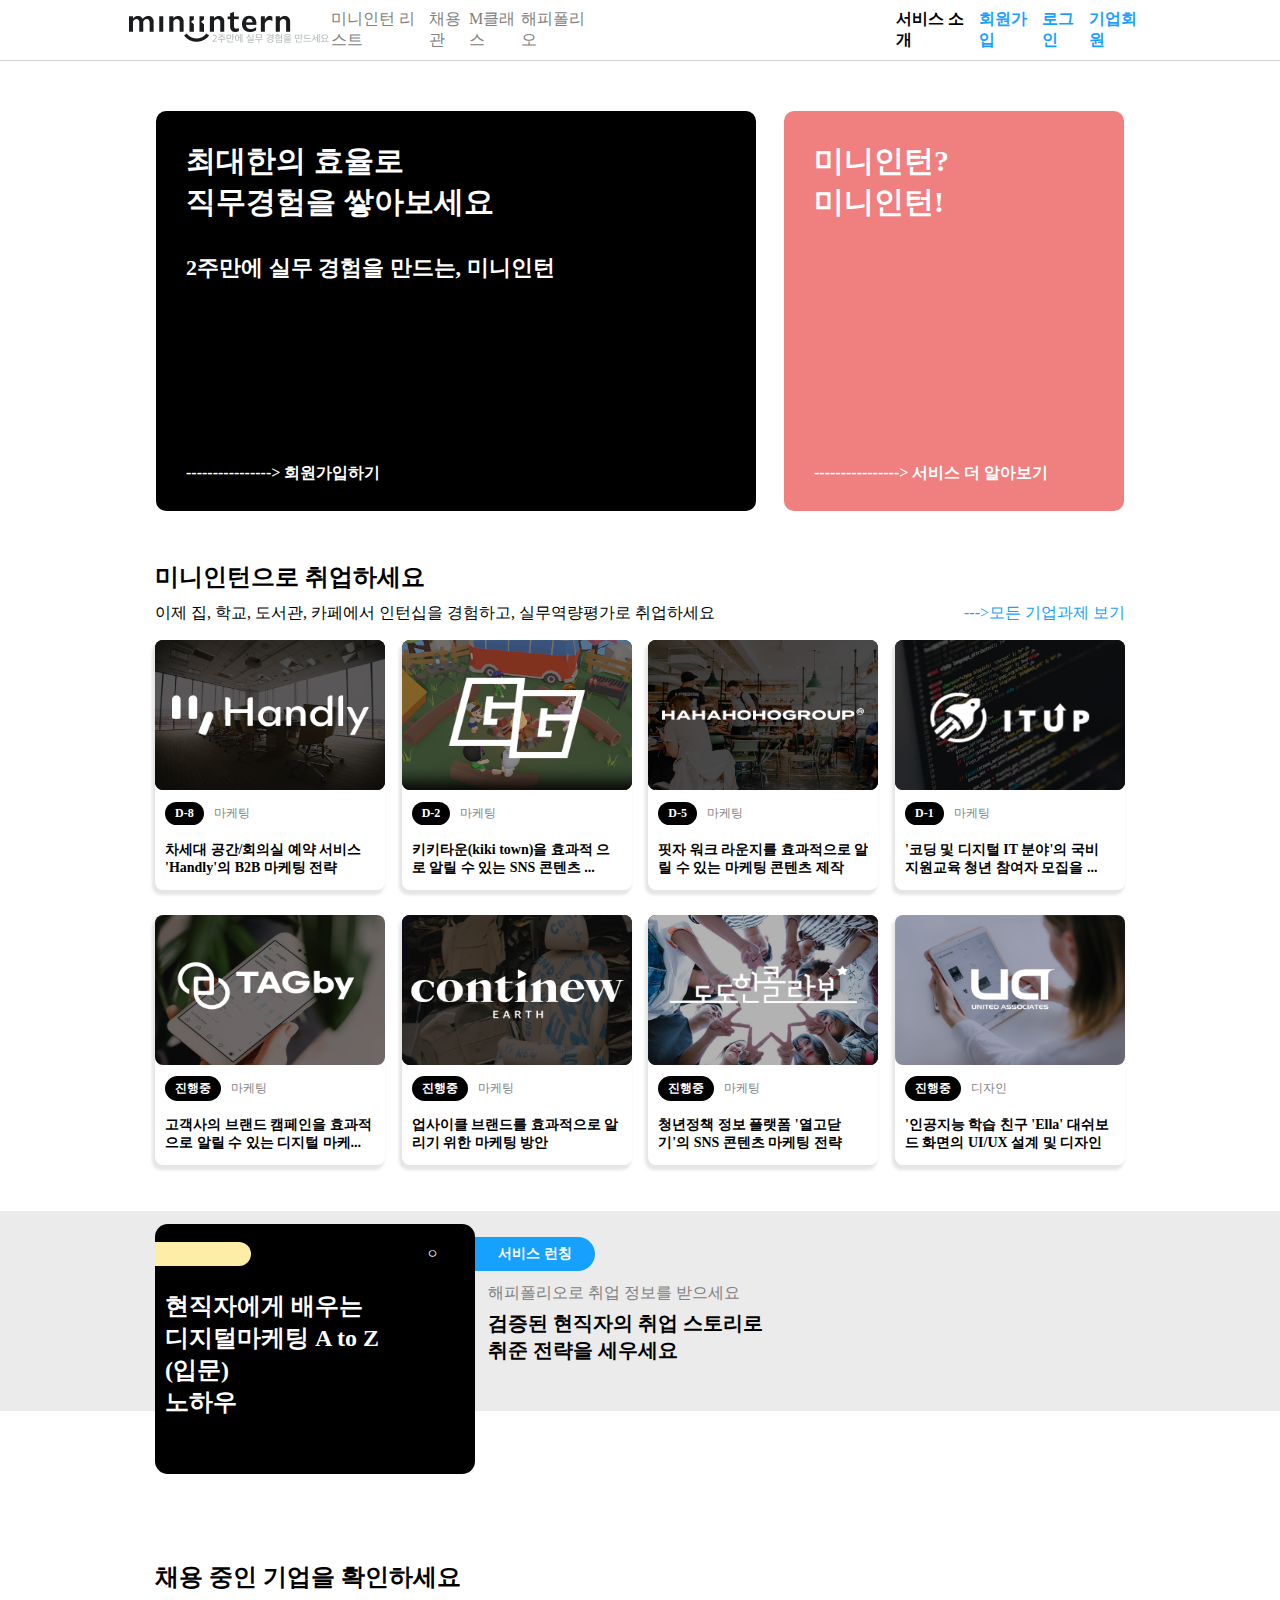
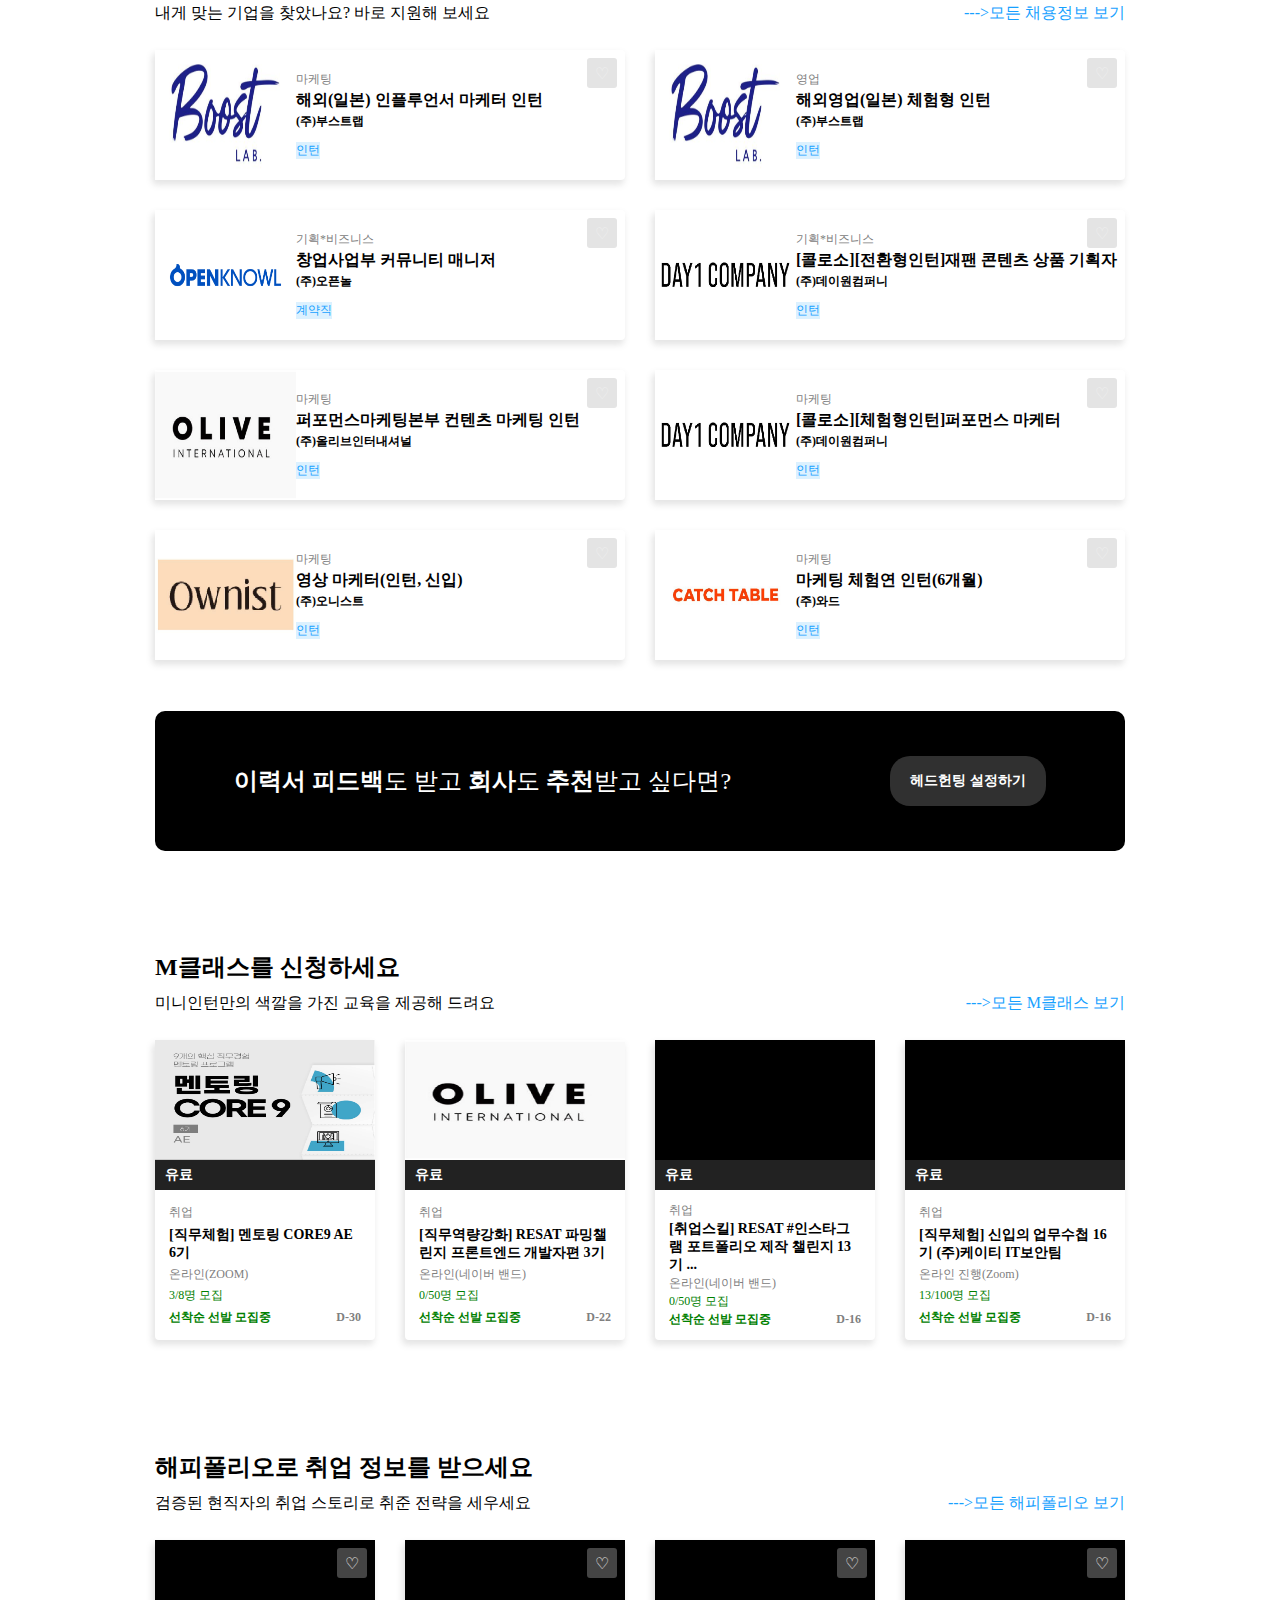
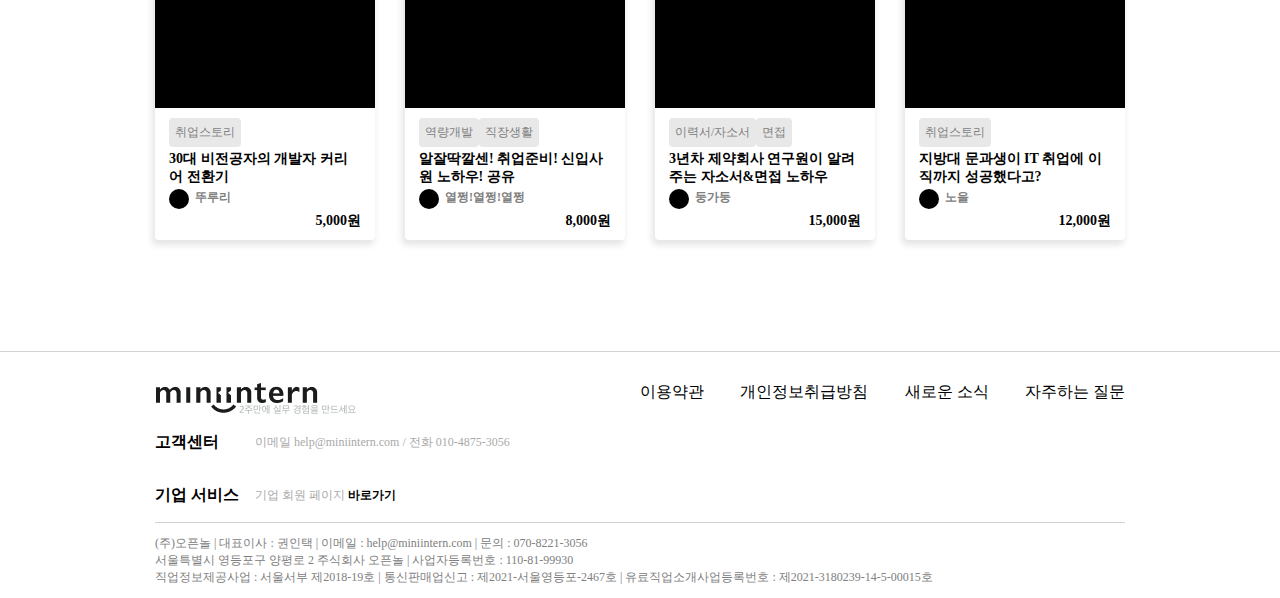
<file: Day2-MiniClone/index.html>
<!DOCTYPE html>
<html>
  <head>
    <title>미니인턴</title>
    <meta charset="utf-8" />
    <link href="./style.css" rel="stylesheet" />
  </head>
  <body>
    <div class="wrap">
      <header>
        <nav>
          <ul>
            <li>
              <a href="#"><img src="./assets/logo.png" alt="logo" /></a>
            </li>
            <li><a href="#">미니인턴 리스트</a></li>
            <li><a href="#">채용관</a></li>
            <li><a href="#">M클래스</a></li>
            <li><a href="#">해피폴리오</a></li>
          </ul>
        </nav>
        <div class="menu">
          <ul>
            <li><a href="#">서비스 소개</a></li>
            <li class="bf"><a href="#">회원가입</a></li>
            <li class="bf"><a href="#">로그인</a></li>
            <li class="bf"><a href="#">기업회원</a></li>
          </ul>
        </div>
      </header>
      <div class="container">
        <div class="banner">
          <div class="banner_bx b1">
            <div>
              <p>
                최대한의 효율로 <br />
                직무경험을 쌓아보세요<br />
              </p>
              <p>2주만에 실무 경험을 만드는, 미니인턴<br /></p>
              <p>----------------&gt; 회원가입하기</p>
            </div>
          </div>
          <div class="banner_bx b2">
            <div>
              <p>미니인턴?<br />미니인턴!</p>
              <p></p>
              <p>----------------&gt; 서비스 더 알아보기</p>
            </div>
          </div>
        </div>
        <div class="company box-wrap">
          <div class="area">
            <h2>미니인턴으로 취업하세요</h2>
            <div class="text-area">
              <p>
                이제 집, 학교, 도서관, 카페에서 인턴십을 경험하고,
                실무역량평가로 취업하세요
              </p>
              <a href="#" class="bf">---&gt;모든 기업과제 보기</a>
            </div>
            <div class="box-gr">
              <div class="box-area">
                <img class="box-img" src="assets/핸들리-커버.png" alt="">
                <div class="box-header">
                  <div class="box-category">
                    <div>D-8</div>
                    <p>마케팅</p>
                  </div>
                  <div class="box-name">
                    <p>
                      차세대 공간/회의실 예약 서비스
                      'Handly'의 B2B 마케팅 전략
                    </p>
                  </div>
                </div>
              </div>
              <div class="box-area">
                <img class="box-img" src="assets/주굳갱랩스커버이미지.png" alt="">
                <div class="box-header">
                  <div class="box-category">
                    <div>D-2</div>
                    <p>마케팅</p>
                  </div>
                  <div class="box-name">
                    <p>
                      키키타운(kiki town)을 효과적
                      으로 알릴 수 있는 SNS 콘텐츠 ...
                    </p>
                  </div>
                </div>
              </div>
              <div class="box-area">
                <img class="box-img" src="assets/하하호호그룹-미니인턴-커버.png" alt="">
                <div class="box-header">
                  <div class="box-category">
                    <div>D-5</div>
                    <p>마케팅</p>
                  </div>
                  <div class="box-name">
                    <p>
                      핏자 워크 라운지를 효과적으로
                      알릴 수 있는 마케팅 콘텐츠 제작
                    </p>
                  </div>
                </div>
              </div>
              <div class="box-area">
                <img class="box-img" src="assets/고려아카데미-컨설팅-커버.png" alt="">
                <div class="box-header">
                  <div class="box-category">
                    <div>D-1</div>
                    <p>마케팅</p>
                  </div>
                  <div class="box-name">
                    <p>
                      '코딩 및 디지털 IT 분야'의 국비
                      지원교육 청년 참여자 모집을 ...
                    </p>
                  </div>
                </div>
              </div>
              <div class="box-area">
                <img class="box-img" src="assets/태그바이배너.png" alt="">
                <div class="box-header">
                  <div class="box-category">
                    <div>진행중</div>
                    <p>마케팅</p>
                  </div>
                  <div class="box-name">
                    <p>
                      고객사의 브랜드 캠페인을 효과적으로 알릴 수 있는 디지털 마케...
                    </p>
                  </div>
                </div>
              </div>
              <div class="box-area">
                <img class="box-img" src="assets/모어댄-커버이미지.png" alt="">
                <div class="box-header">
                  <div class="box-category">
                    <div>진행중</div>
                    <p>마케팅</p>
                  </div>
                  <div class="box-name">
                    <p>
                      업사이클 브랜드를 효과적으로 알
                      리기 위한 마케팅 방안
                    </p>
                  </div>
                </div>
              </div>
              <div class="box-area">
                <img class="box-img" src="assets/도도한콜라보주커버-이미지.png" alt="">
                <div class="box-header">
                  <div class="box-category">
                    <div>진행중</div>
                    <p>마케팅</p>
                  </div>
                  <div class="box-name">
                    <p>
                      청년정책 정보 플랫폼 '열고닫
                      기'의 SNS 콘텐츠 마케팅 전략
                    </p>
                  </div>
                </div>
              </div>
              <div class="box-area">
                <img class="box-img" src="assets/유나이티드어소시에이츠커버.png" alt="">
                <div class="box-header">
                  <div class="box-category">
                    <div>진행중</div>
                    <p>디자인</p>
                  </div>
                  <div class="box-name">
                    <p>
                      '인공지능 학습 친구 'Ella' 대쉬보
                      드 화면의 UI/UX 설계 및 디자인
                    </p>
                  </div>
                </div>
              </div>
            </div>
          </div>
        </div>
        <div class="banner_new">
          <div class="banner_new-wrap">
            <div class="area">
              <div class="banner_new-box">
                <div class="banner_new-box-text">
                  <div class="banner_new-box-text-header">
                    <div class="banner_new-category1">
                      <div class="banner_new-box-icon"></div>
                    </div>
                    <div class="banner_new-nav">
                      <button class="left banner-btn">ㅇ</button>
                      <button class="right banner-btn"></button>
                    </div>
                  </div>
                  <p>
                    현직자에게 배우는<br />디지털마케팅 A to Z<br />(입문)<br />
                    노하우
                  </p>
                </div>
              </div>
              <div class="banner-new-category-wrap">
                <div class="banner_new-category">
                  <div class="banner_new-box-icon">서비스 런칭</div>
                </div>
                <div class="banner_new-category-info">
                  <p>해피폴리오로 취업 정보를 받으세요</p>
                  <p>검증된 현직자의 취업 스토리로<br />취준 전략을 세우세요</p>
                </div>
              </div>
            </div>
          </div>
        </div>
        <div class="hire box-wrap">
          <div class="area">
            <h2>채용 중인 기업을 확인하세요</h2>
            <div class="text-area">
              <p>내게 맞는 기업을 찾았나요? 바로 지원해 보세요</p>
              <a href="#" class="bf">---&gt;모든 채용정보 보기</a>
            </div>
            <div class="box-gr">
              <div class="box-area">
                <img class="box-img" src="/assets/부스트랩-로고.png" alt="">
                <div class="box-header">
                  <div class="box-header-info">
                    <p>마케팅</p>
                    <p>해외(일본) 인플루언서 마케터 인턴</p>
                    <p>(주)부스트랩</p>
                    <span>인턴</span>
                  </div>
                  <div>
                    <div class="heart-box">♡</div>
                  </div>
                </div>
              </div>
              <div class="box-area">
                <img class="box-img" src="/assets/부스트랩-로고.png" alt="">
                <div class="box-header">
                  <div class="box-header-info">
                    <p>영업</p>
                    <p>해외영업(일본) 체험형 인턴</p>
                    <p>(주)부스트랩</p>
                    <span>인턴</span>
                  </div>
                  <div>
                    <div class="heart-box">♡</div>
                  </div>
                </div>
              </div>
              <div class="box-area">
                <img class="box-img" src="/assets/주오픈놀대표이미지-47.png" alt="">
                <div class="box-header">
                  <div class="box-header-info">
                    <p>기획*비즈니스</p>
                    <p>창업사업부 커뮤니티 매니저</p>
                    <p>(주)오픈놀</p>
                    <span>계약직</span>
                  </div>
                  <div>
                    <div class="heart-box">♡</div>
                  </div>
                </div>
              </div>
              <div class="box-area">
                <img class="box-img" src="/assets/tjSh5Zl.jpg" alt="">
                <div class="box-header">
                  <div class="box-header-info">
                    <p>기획*비즈니스</p>
                    <p>[콜로소][전환형인턴]재팬 콘텐츠 상품 기획자</p>
                    <p>(주)데이원컴퍼니</p>
                    <span>인턴</span>
                  </div>
                  <div>
                    <div class="heart-box">♡</div>
                  </div>
                </div>
              </div>
              <div class="box-area">
                <img class="box-img" src="/assets/3gzkypM.jpg" alt="">
                <div class="box-header">
                  <div class="box-header-info">
                    <p>마케팅</p>
                    <p>퍼포먼스마케팅본부 컨텐츠 마케팅 인턴</p>
                    <p>(주)올리브인터내셔널</p>
                    <span>인턴</span>
                  </div>
                  <div>
                    <div class="heart-box">♡</div>
                  </div>
                </div>
              </div>
              <div class="box-area">
                <img class="box-img" src="/assets/tjSh5Zl.jpg" alt="">
                <div class="box-header">
                  <div class="box-header-info">
                    <p>마케팅</p>
                    <p>[콜로소][체험형인턴]퍼포먼스 마케터</p>
                    <p>(주)데이원컴퍼니</p>
                    <span>인턴</span>
                  </div>
                  <div>
                    <div class="heart-box">♡</div>
                  </div>
                </div>
              </div>
              <div class="box-area">
                <img class="box-img" src="/assets/vuhaSgd.jpg" alt="">
                <div class="box-header">
                  <div class="box-header-info">
                    <p>마케팅</p>
                    <p>영상 마케터(인턴, 신입)</p>
                    <p>(주)오니스트</p>
                    <span>인턴</span>
                  </div>
                  <div>
                    <div class="heart-box">♡</div>
                  </div>
                </div>
              </div>
              <div class="box-area">
                <img class="box-img" src="/assets/eStUn1b.jpg" alt="">
                <div class="box-header">
                  <div class="box-header-info">
                    <p>마케팅</p>
                    <p>마케팅 체험연 인턴(6개월)</p>
                    <p>(주)와드</p>
                    <span>인턴</span>
                  </div>
                  <div>
                    <div class="heart-box">♡</div>
                  </div>
                </div>
              </div>
            </div>
          </div>
        </div>
        <div class="ad-banner box-wrap">
          <div class="area">
            <div class="ad-box">
              <p>
                <b>이력서 피드백</b>도 받고 <b>회사</b>도 <b>추천</b>받고
                싶다면?
              </p>
              <div>헤드헌팅 설정하기</div>
            </div>
          </div>
        </div>
        <div class="m-class box-wrap">
          <div class="area">
            <h2>M클래스를 신청하세요</h2>
            <div class="text-area">
              <p>미니인턴만의 색깔을 가진 교육을 제공해 드려요</p>
              <a href="#" class="bf">---&gt;모든 M클래스 보기</a>
            </div>
            <div class="box-gr">
              <div class="box-area">
                <img class="box-img" src="/assets/코어나인6기.png" alt="">
                <div class="box-fee">
                  <p>유료</p>
                </div>
                <div class="box-header">
                  <div class="box-header-info">
                    <p>취업</p>
                    <p>[직무체험] 멘토링 CORE9 AE 6기</p>
                    <p>온라인(ZOOM)</p>
                    <p>3/8명 모집</p>
                    <div>
                      <p>선착순 선발 모집중</p>
                      <p>D-30</p>
                    </div>
                  </div>
                </div>
              </div>
              <div class="box-area">
                <img class="box-img" src="/assets/3gzkypM.jpg" alt="">
                <div class="box-fee">
                  <p>유료</p>
                </div>
                <div class="box-header">
                  <div class="box-header-info">
                    <p>취업</p>
                    <p>[직무역량강화] RESAT 파밍챌린지 프론트엔드 개발자편 3기</p>
                    <p>온라인(네이버 밴드)</p>
                    <p>0/50명 모집</p>
                    <div>
                      <p>선착순 선발 모집중</p>
                      <p>D-22</p>
                    </div>
                  </div>
                </div>
              </div>
              <div class="box-area">
                <div class="box-img">
                  <div></div>
                </div>
                <div class="box-fee">
                  <p>유료</p>
                </div>
                <div class="box-header">
                  <div class="box-header-info">
                    <p>취업</p>
                    <p>[취업스킬] RESAT #인스타그램 포트폴리오 제작 챌린지 13기 ...</p>
                    <p>온라인(네이버 밴드)</p>
                    <p>0/50명 모집</p>
                    <div>
                      <p>선착순 선발 모집중</p>
                      <p>D-16</p>
                    </div>
                  </div>
                </div>
              </div>
              <div class="box-area">
                <div class="box-img">
                  <div></div>
                </div>
                <div class="box-fee">
                  <p>유료</p>
                </div>
                <div class="box-header">
                  <div class="box-header-info">
                    <p>취업</p>
                    <p>[직무체험] 신입의 업무수첩 16기 (주)케이티 IT보안팀</p>
                    <p>온라인 진행(Zoom)</p>
                    <p>13/100명 모집</p>
                    <div>
                      <p>선착순 선발 모집중</p>
                      <p>D-16</p>
                    </div>
                  </div>
                </div>
              </div>
            </div>
          </div>
        </div>
        <div class="happyfolio box-wrap">
          <div class="area">
            <h2>해피폴리오로 취업 정보를 받으세요</h2>
            <div class="text-area">
              <p>검증된 현직자의 취업 스토리로 취준 전략을 세우세요</p>
              <a href="#" class="bf">---&gt;모든 해피폴리오 보기</a>
            </div>
            <div class="box-gr">
              <div class="box-area">
                <div class="box-img">
                  <div>
                    <div>
                      <div class="heart-box">♡</div>
                    </div>
                  </div>
                </div>
                <div class="box-header">
                  <div class="box-header-info">
                    <div>
                      <span>취업스토리</span>
                    </div>
                    <p>30대 비전공자의 개발자 커리어 전환기</p>
                    <div class="user-info">
                      <div></div>
                      <p>뚜루리</p>
                    </div>
                    <div class="price">
                      <p>5,000원</p>
                    </div>
                  </div>
                </div>
              </div>
              <div class="box-area">
                <div class="box-img">
                  <div>
                    <div>
                      <div class="heart-box">♡</div>
                    </div>
                  </div>
                </div>
                <div class="box-header">
                  <div class="box-header-info">
                    <div>
                      <span>역량개발</span>
                      <span>직장생활</span>
                    </div>
                    <p>알잘딱깔센! 취업준비! 신입사원 노하우! 공유</p>
                    <div class="user-info">
                      <div></div>
                      <p>열쩡!열쩡!열쩡</p>
                    </div>
                    <div class="price">
                      <p>8,000원</p>
                    </div>
                  </div>
                </div>
              </div>
              <div class="box-area">
                <div class="box-img">
                  <div>
                    <div>
                      <div class="heart-box">♡</div>
                    </div>
                  </div>
                </div>
                <div class="box-header">
                  <div class="box-header-info">
                    <div>
                      <span>이력서/자소서</span>
                      <span>면접</span>
                    </div>
                    <p>3년차 제약회사 연구원이 알려주는 자소서&면접 노하우</p>
                    <div class="user-info">
                      <div></div>
                      <p>둥가둥</p>
                    </div>
                    <div class="price">
                      <p>15,000원</p>
                    </div>
                  </div>
                </div>
              </div>
              <div class="box-area">
                <div class="box-img">
                  <div>
                    <div>
                      <div class="heart-box">♡</div>
                    </div>
                  </div>
                </div>
                <div class="box-header">
                  <div class="box-header-info">
                    <div>
                      <span>취업스토리</span>
                    </div>
                    <p>지방대 문과생이 IT 취업에 이직까지 성공했다고?</p>
                    <div class="user-info">
                      <div></div>
                      <p>노을</p>
                    </div>
                    <div class="price">
                      <p>12,000원</p>
                    </div>
                  </div>
                </div>
              </div>
            </div>
          </div>
        </div>
        <footer>
          <div class="box-wrap">
            <div class="area">
              <div class="footer-box">
                <div class="footer-nav">
                  <div class="logo-box">
                    <img src="./assets/logo.png" alt="logo" />
                  </div>
                  <ul>
                    <li><a href="#">이용약관</a></li>
                    <li><a href="#">개인정보취급방침</a></li>
                    <li><a href="#">새로운 소식</a></li>
                    <li><a href="#">자주하는 질문</a></li>
                  </ul>
                </div>
                <div class="contact">
                  <p class="fb">고객센터</p>
                  <p class="fg">
                    이메일
                    <a href="mailto:help@miniintern.com">help@miniintern.com</a>
                    / 전화 <a href="tel:01048753056">010-4875-3056</a>
                  </p>
                </div>
                <div class="contact">
                  <p class="fb">기업 서비스</p>
                  <p class="fg">
                    기업 회원 페이지 <a href="#" class="fb">바로가기</a>
                  </p>
                </div>
                <div class="term">
                  <p>
                    (주)오픈놀 | 대표이사 : 권인택 | 이메일 :
                    help@miniintern.com | 문의 : 070-8221-3056 <br />서울특별시
                    영등포구 양평로 2 주식회사 오픈놀 | 사업자등록번호 :
                    110-81-99930<br />
                    직업정보제공사업 : 서울서부 제2018-19호 | 통신판매업신고 :
                    제2021-서울영등포-2467호 | 유료직업소개사업등록번호 :
                    제2021-3180239-14-5-00015호
                  </p>
                </div>
              </div>
            </div>
          </div>
        </footer>
      </div>
    </div>
    <script src="./sciprt.js"></script>
  </body>
</html>
</file>
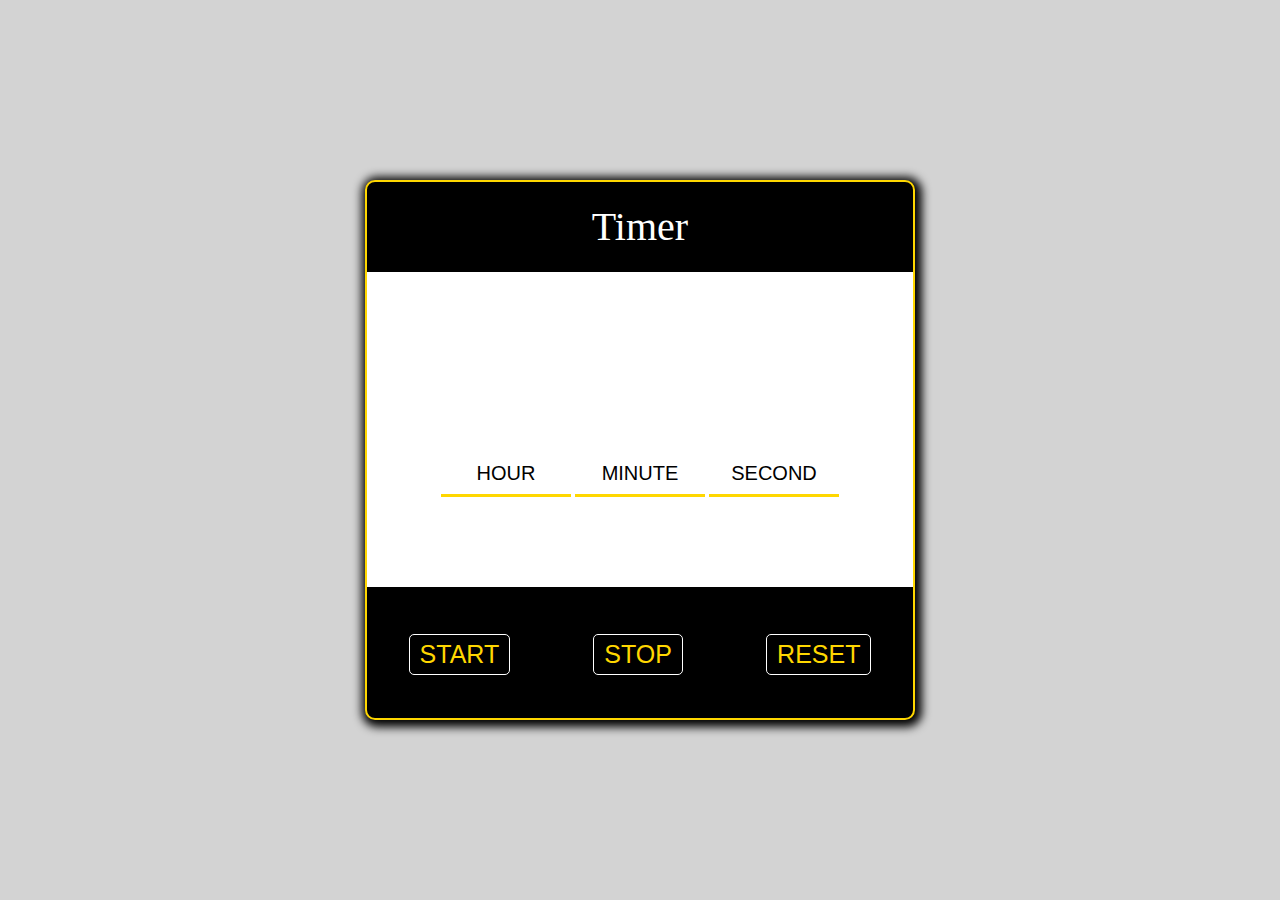
<file: Day3-CountDown/index.html>
<!DOCTYPE html>
<html lang="en">
<head>
  <meta charset="UTF-8">
  <meta name="viewport" content="width=device-width, initial-scale=1.0">
  <title>카운트 다운</title>
  <link rel="stylesheet" href="style.css">
</head>
<body>
  <div class="box">
    <div id="disp">Timer</div>
    <form action="#">
      <input type="number" id="hour" placeholder="HOUR" autocomplete="off" value="">
      <input type="number" id="minute" placeholder="MINUTE" autocomplete="off" value="">
      <input type="number" id="second" placeholder="SECOND" autocomplete="off" value="">
    </form>

    <div class="btn">
      <button id="start">START</button>
      <button id="stop">STOP</button>
      <button id="reset">RESET</button>
    </div>
  </div>
  <script src="script.js"></script>
</body>
</html>
</file>
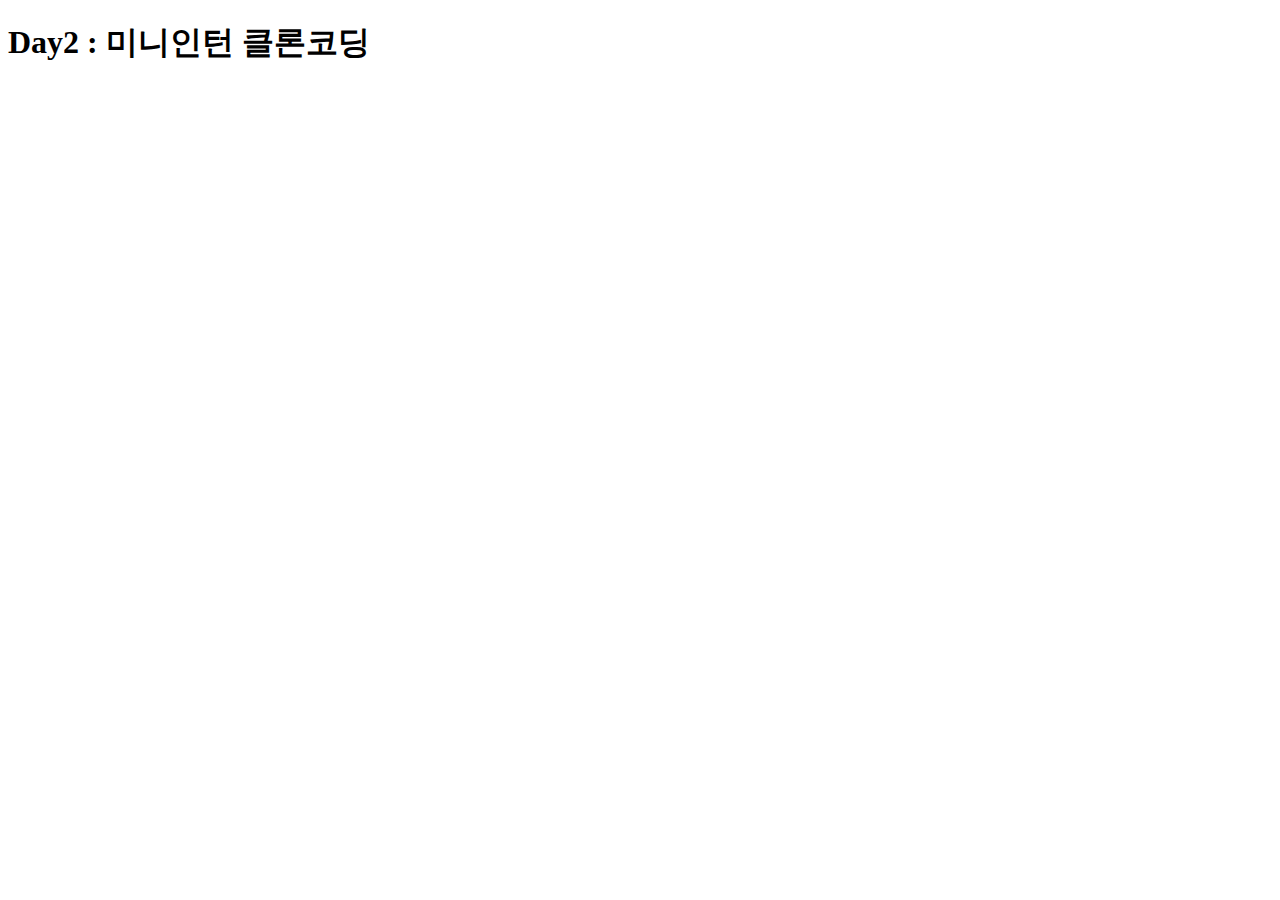
<file: link.html>
<!DOCTYPE html>
<html lang="en">
<head>
  <meta charset="UTF-8">
  <meta name="viewport" content="width=device-width, initial-scale=1.0">
  <title>파밍챌린지</title>
</head>
<body>
  <h1>Day2 : 미니인턴 클론코딩</h1>
  <a href="/src/Day1-MiniClone/day1_index.html"></a>
</body>
</html>
</file>
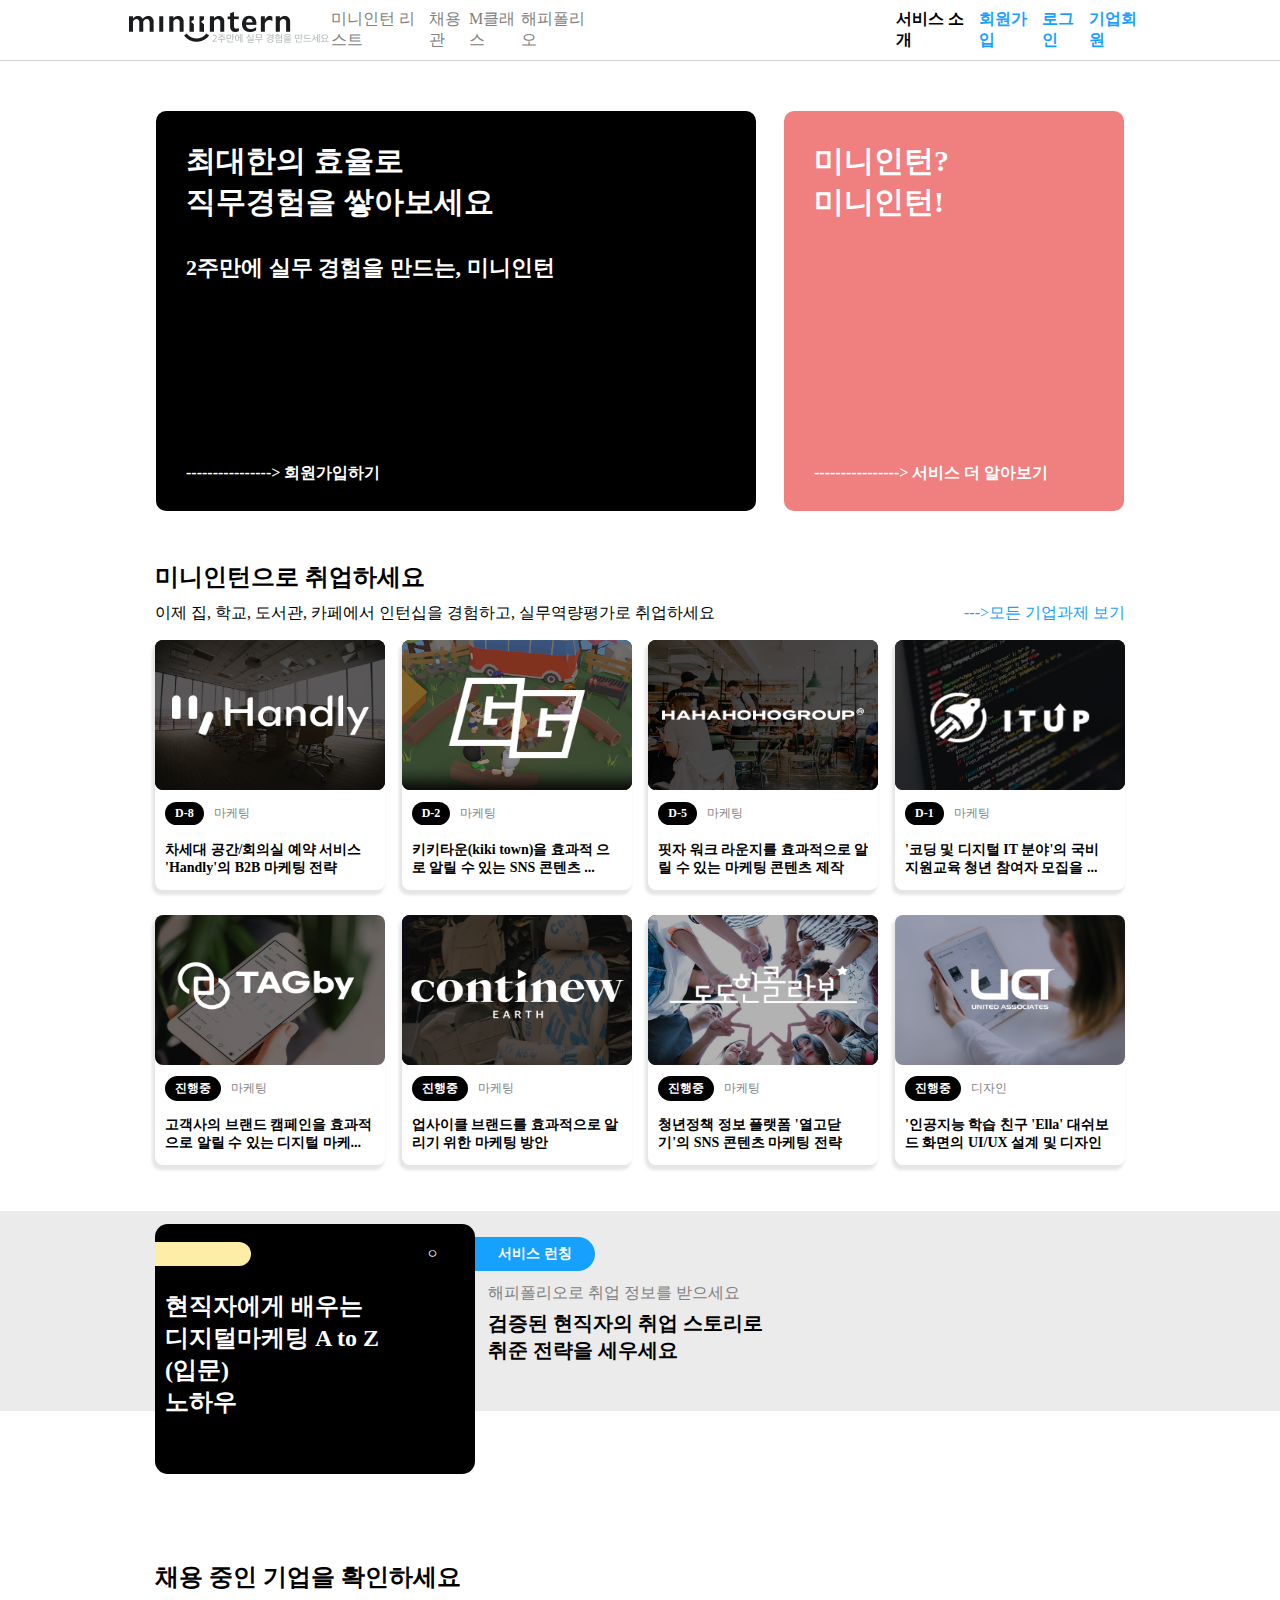
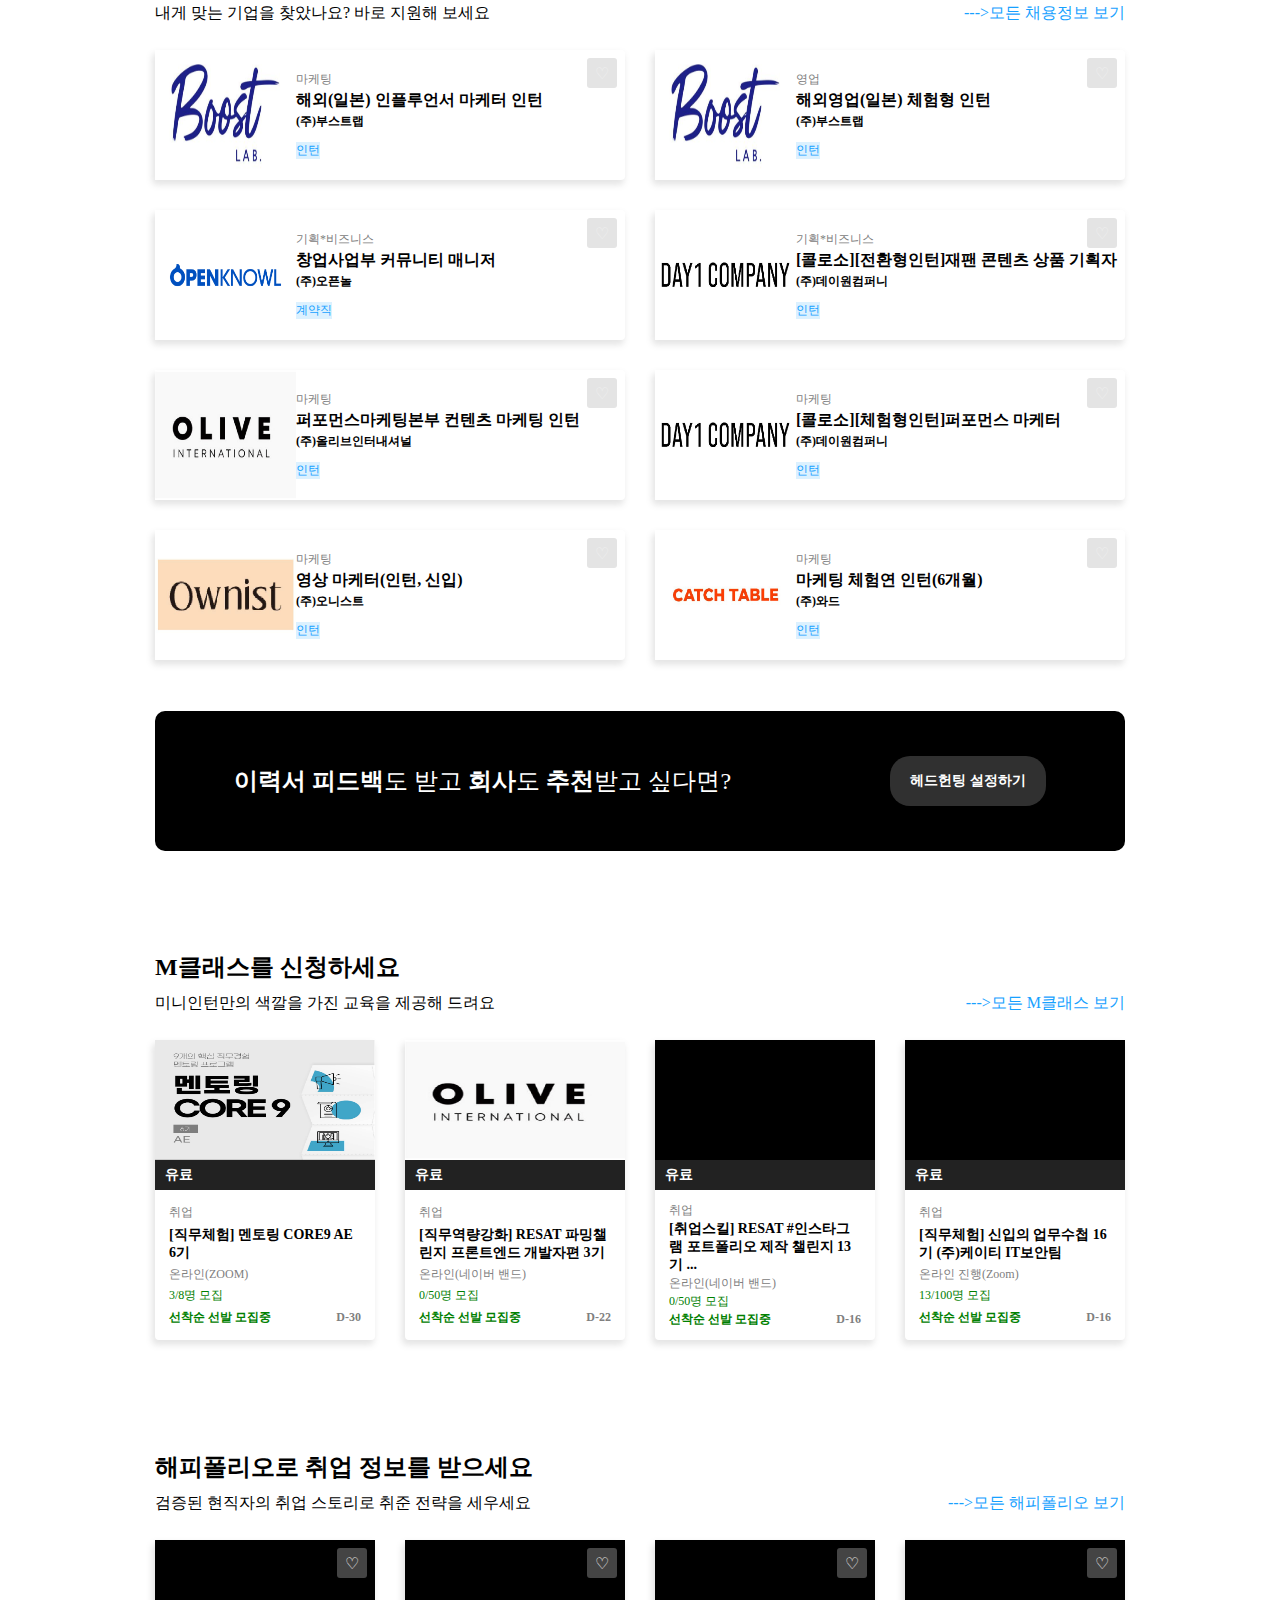
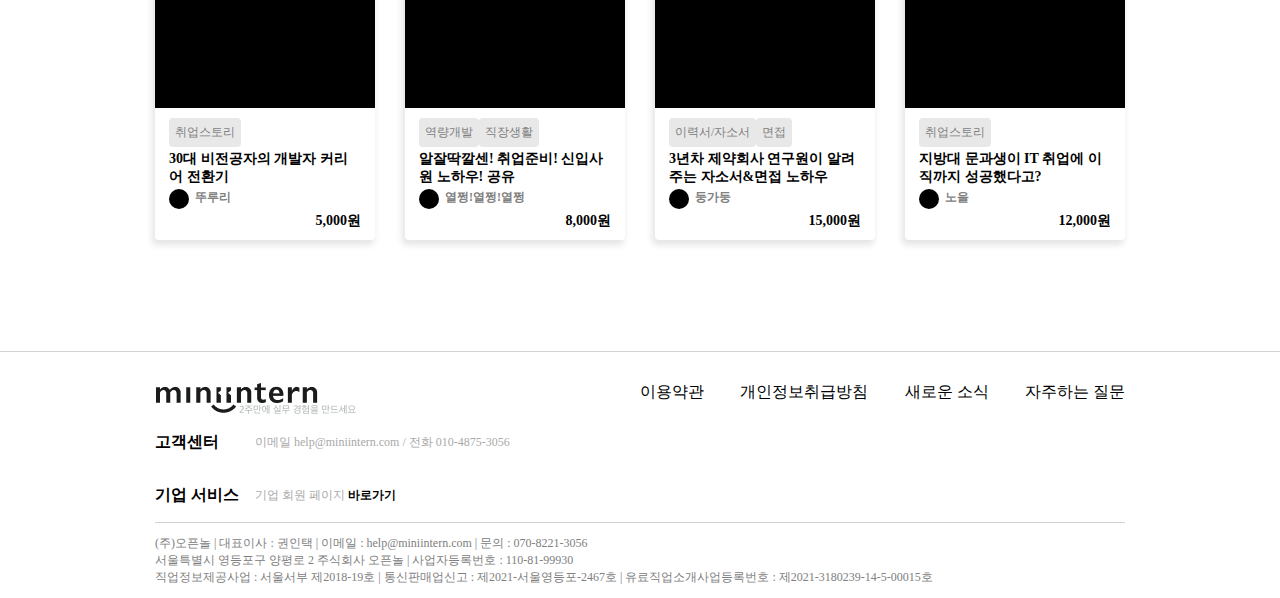
<file: Day2-MiniClone/day1_index.html>
<!DOCTYPE html>
<html>
  <head>
    <title>미니인턴</title>
    <meta charset="utf-8" />
    <link href="./day1_style.css" rel="stylesheet" />
  </head>
  <body>
    <div class="wrap">
      <header>
        <nav>
          <ul>
            <li>
              <a href="#"><img src="./assets/logo.png" alt="logo" /></a>
            </li>
            <li><a href="#">미니인턴 리스트</a></li>
            <li><a href="#">채용관</a></li>
            <li><a href="#">M클래스</a></li>
            <li><a href="#">해피폴리오</a></li>
          </ul>
        </nav>
        <div class="menu">
          <ul>
            <li><a href="#">서비스 소개</a></li>
            <li class="bf"><a href="#">회원가입</a></li>
            <li class="bf"><a href="#">로그인</a></li>
            <li class="bf"><a href="#">기업회원</a></li>
          </ul>
        </div>
      </header>
      <div class="container">
        <div class="banner">
          <div class="banner_bx b1">
            <div>
              <p>
                최대한의 효율로 <br />
                직무경험을 쌓아보세요<br />
              </p>
              <p>2주만에 실무 경험을 만드는, 미니인턴<br /></p>
              <p>----------------&gt; 회원가입하기</p>
            </div>
          </div>
          <div class="banner_bx b2">
            <div>
              <p>미니인턴?<br />미니인턴!</p>
              <p></p>
              <p>----------------&gt; 서비스 더 알아보기</p>
            </div>
          </div>
        </div>
        <div class="company box-wrap">
          <div class="area">
            <h2>미니인턴으로 취업하세요</h2>
            <div class="text-area">
              <p>
                이제 집, 학교, 도서관, 카페에서 인턴십을 경험하고,
                실무역량평가로 취업하세요
              </p>
              <a href="#" class="bf">---&gt;모든 기업과제 보기</a>
            </div>
            <div class="box-gr">
              <div class="box-area">
                <img class="box-img" src="assets/핸들리-커버.png" alt="">
                <div class="box-header">
                  <div class="box-category">
                    <div>D-8</div>
                    <p>마케팅</p>
                  </div>
                  <div class="box-name">
                    <p>
                      차세대 공간/회의실 예약 서비스
                      'Handly'의 B2B 마케팅 전략
                    </p>
                  </div>
                </div>
              </div>
              <div class="box-area">
                <img class="box-img" src="assets/주굳갱랩스커버이미지.png" alt="">
                <div class="box-header">
                  <div class="box-category">
                    <div>D-2</div>
                    <p>마케팅</p>
                  </div>
                  <div class="box-name">
                    <p>
                      키키타운(kiki town)을 효과적
                      으로 알릴 수 있는 SNS 콘텐츠 ...
                    </p>
                  </div>
                </div>
              </div>
              <div class="box-area">
                <img class="box-img" src="assets/하하호호그룹-미니인턴-커버.png" alt="">
                <div class="box-header">
                  <div class="box-category">
                    <div>D-5</div>
                    <p>마케팅</p>
                  </div>
                  <div class="box-name">
                    <p>
                      핏자 워크 라운지를 효과적으로
                      알릴 수 있는 마케팅 콘텐츠 제작
                    </p>
                  </div>
                </div>
              </div>
              <div class="box-area">
                <img class="box-img" src="assets/고려아카데미-컨설팅-커버.png" alt="">
                <div class="box-header">
                  <div class="box-category">
                    <div>D-1</div>
                    <p>마케팅</p>
                  </div>
                  <div class="box-name">
                    <p>
                      '코딩 및 디지털 IT 분야'의 국비
                      지원교육 청년 참여자 모집을 ...
                    </p>
                  </div>
                </div>
              </div>
              <div class="box-area">
                <img class="box-img" src="assets/태그바이배너.png" alt="">
                <div class="box-header">
                  <div class="box-category">
                    <div>진행중</div>
                    <p>마케팅</p>
                  </div>
                  <div class="box-name">
                    <p>
                      고객사의 브랜드 캠페인을 효과적으로 알릴 수 있는 디지털 마케...
                    </p>
                  </div>
                </div>
              </div>
              <div class="box-area">
                <img class="box-img" src="assets/모어댄-커버이미지.png" alt="">
                <div class="box-header">
                  <div class="box-category">
                    <div>진행중</div>
                    <p>마케팅</p>
                  </div>
                  <div class="box-name">
                    <p>
                      업사이클 브랜드를 효과적으로 알
                      리기 위한 마케팅 방안
                    </p>
                  </div>
                </div>
              </div>
              <div class="box-area">
                <img class="box-img" src="assets/도도한콜라보주커버-이미지.png" alt="">
                <div class="box-header">
                  <div class="box-category">
                    <div>진행중</div>
                    <p>마케팅</p>
                  </div>
                  <div class="box-name">
                    <p>
                      청년정책 정보 플랫폼 '열고닫
                      기'의 SNS 콘텐츠 마케팅 전략
                    </p>
                  </div>
                </div>
              </div>
              <div class="box-area">
                <img class="box-img" src="assets/유나이티드어소시에이츠커버.png" alt="">
                <div class="box-header">
                  <div class="box-category">
                    <div>진행중</div>
                    <p>디자인</p>
                  </div>
                  <div class="box-name">
                    <p>
                      '인공지능 학습 친구 'Ella' 대쉬보
                      드 화면의 UI/UX 설계 및 디자인
                    </p>
                  </div>
                </div>
              </div>
            </div>
          </div>
        </div>
        <div class="banner_new">
          <div class="banner_new-wrap">
            <div class="area">
              <div class="banner_new-box">
                <div class="banner_new-box-text">
                  <div class="banner_new-box-text-header">
                    <div class="banner_new-category1">
                      <div class="banner_new-box-icon"></div>
                    </div>
                    <div class="banner_new-nav">
                      <button class="left banner-btn">ㅇ</button>
                      <button class="right banner-btn"></button>
                    </div>
                  </div>
                  <p>
                    현직자에게 배우는<br />디지털마케팅 A to Z<br />(입문)<br />
                    노하우
                  </p>
                </div>
              </div>
              <div class="banner-new-category-wrap">
                <div class="banner_new-category">
                  <div class="banner_new-box-icon">서비스 런칭</div>
                </div>
                <div class="banner_new-category-info">
                  <p>해피폴리오로 취업 정보를 받으세요</p>
                  <p>검증된 현직자의 취업 스토리로<br />취준 전략을 세우세요</p>
                </div>
              </div>
            </div>
          </div>
        </div>
        <div class="hire box-wrap">
          <div class="area">
            <h2>채용 중인 기업을 확인하세요</h2>
            <div class="text-area">
              <p>내게 맞는 기업을 찾았나요? 바로 지원해 보세요</p>
              <a href="#" class="bf">---&gt;모든 채용정보 보기</a>
            </div>
            <div class="box-gr">
              <div class="box-area">
                <img class="box-img" src="/assets/부스트랩-로고.png" alt="">
                <div class="box-header">
                  <div class="box-header-info">
                    <p>마케팅</p>
                    <p>해외(일본) 인플루언서 마케터 인턴</p>
                    <p>(주)부스트랩</p>
                    <span>인턴</span>
                  </div>
                  <div>
                    <div class="heart-box">♡</div>
                  </div>
                </div>
              </div>
              <div class="box-area">
                <img class="box-img" src="/assets/부스트랩-로고.png" alt="">
                <div class="box-header">
                  <div class="box-header-info">
                    <p>영업</p>
                    <p>해외영업(일본) 체험형 인턴</p>
                    <p>(주)부스트랩</p>
                    <span>인턴</span>
                  </div>
                  <div>
                    <div class="heart-box">♡</div>
                  </div>
                </div>
              </div>
              <div class="box-area">
                <img class="box-img" src="/assets/주오픈놀대표이미지-47.png" alt="">
                <div class="box-header">
                  <div class="box-header-info">
                    <p>기획*비즈니스</p>
                    <p>창업사업부 커뮤니티 매니저</p>
                    <p>(주)오픈놀</p>
                    <span>계약직</span>
                  </div>
                  <div>
                    <div class="heart-box">♡</div>
                  </div>
                </div>
              </div>
              <div class="box-area">
                <img class="box-img" src="/assets/tjSh5Zl.jpg" alt="">
                <div class="box-header">
                  <div class="box-header-info">
                    <p>기획*비즈니스</p>
                    <p>[콜로소][전환형인턴]재팬 콘텐츠 상품 기획자</p>
                    <p>(주)데이원컴퍼니</p>
                    <span>인턴</span>
                  </div>
                  <div>
                    <div class="heart-box">♡</div>
                  </div>
                </div>
              </div>
              <div class="box-area">
                <img class="box-img" src="/assets/3gzkypM.jpg" alt="">
                <div class="box-header">
                  <div class="box-header-info">
                    <p>마케팅</p>
                    <p>퍼포먼스마케팅본부 컨텐츠 마케팅 인턴</p>
                    <p>(주)올리브인터내셔널</p>
                    <span>인턴</span>
                  </div>
                  <div>
                    <div class="heart-box">♡</div>
                  </div>
                </div>
              </div>
              <div class="box-area">
                <img class="box-img" src="/assets/tjSh5Zl.jpg" alt="">
                <div class="box-header">
                  <div class="box-header-info">
                    <p>마케팅</p>
                    <p>[콜로소][체험형인턴]퍼포먼스 마케터</p>
                    <p>(주)데이원컴퍼니</p>
                    <span>인턴</span>
                  </div>
                  <div>
                    <div class="heart-box">♡</div>
                  </div>
                </div>
              </div>
              <div class="box-area">
                <img class="box-img" src="/assets/vuhaSgd.jpg" alt="">
                <div class="box-header">
                  <div class="box-header-info">
                    <p>마케팅</p>
                    <p>영상 마케터(인턴, 신입)</p>
                    <p>(주)오니스트</p>
                    <span>인턴</span>
                  </div>
                  <div>
                    <div class="heart-box">♡</div>
                  </div>
                </div>
              </div>
              <div class="box-area">
                <img class="box-img" src="/assets/eStUn1b.jpg" alt="">
                <div class="box-header">
                  <div class="box-header-info">
                    <p>마케팅</p>
                    <p>마케팅 체험연 인턴(6개월)</p>
                    <p>(주)와드</p>
                    <span>인턴</span>
                  </div>
                  <div>
                    <div class="heart-box">♡</div>
                  </div>
                </div>
              </div>
            </div>
          </div>
        </div>
        <div class="ad-banner box-wrap">
          <div class="area">
            <div class="ad-box">
              <p>
                <b>이력서 피드백</b>도 받고 <b>회사</b>도 <b>추천</b>받고
                싶다면?
              </p>
              <div>헤드헌팅 설정하기</div>
            </div>
          </div>
        </div>
        <div class="m-class box-wrap">
          <div class="area">
            <h2>M클래스를 신청하세요</h2>
            <div class="text-area">
              <p>미니인턴만의 색깔을 가진 교육을 제공해 드려요</p>
              <a href="#" class="bf">---&gt;모든 M클래스 보기</a>
            </div>
            <div class="box-gr">
              <div class="box-area">
                <img class="box-img" src="/assets/코어나인6기.png" alt="">
                <div class="box-fee">
                  <p>유료</p>
                </div>
                <div class="box-header">
                  <div class="box-header-info">
                    <p>취업</p>
                    <p>[직무체험] 멘토링 CORE9 AE 6기</p>
                    <p>온라인(ZOOM)</p>
                    <p>3/8명 모집</p>
                    <div>
                      <p>선착순 선발 모집중</p>
                      <p>D-30</p>
                    </div>
                  </div>
                </div>
              </div>
              <div class="box-area">
                <img class="box-img" src="/assets/3gzkypM.jpg" alt="">
                <div class="box-fee">
                  <p>유료</p>
                </div>
                <div class="box-header">
                  <div class="box-header-info">
                    <p>취업</p>
                    <p>[직무역량강화] RESAT 파밍챌린지 프론트엔드 개발자편 3기</p>
                    <p>온라인(네이버 밴드)</p>
                    <p>0/50명 모집</p>
                    <div>
                      <p>선착순 선발 모집중</p>
                      <p>D-22</p>
                    </div>
                  </div>
                </div>
              </div>
              <div class="box-area">
                <div class="box-img">
                  <div></div>
                </div>
                <div class="box-fee">
                  <p>유료</p>
                </div>
                <div class="box-header">
                  <div class="box-header-info">
                    <p>취업</p>
                    <p>[취업스킬] RESAT #인스타그램 포트폴리오 제작 챌린지 13기 ...</p>
                    <p>온라인(네이버 밴드)</p>
                    <p>0/50명 모집</p>
                    <div>
                      <p>선착순 선발 모집중</p>
                      <p>D-16</p>
                    </div>
                  </div>
                </div>
              </div>
              <div class="box-area">
                <div class="box-img">
                  <div></div>
                </div>
                <div class="box-fee">
                  <p>유료</p>
                </div>
                <div class="box-header">
                  <div class="box-header-info">
                    <p>취업</p>
                    <p>[직무체험] 신입의 업무수첩 16기 (주)케이티 IT보안팀</p>
                    <p>온라인 진행(Zoom)</p>
                    <p>13/100명 모집</p>
                    <div>
                      <p>선착순 선발 모집중</p>
                      <p>D-16</p>
                    </div>
                  </div>
                </div>
              </div>
            </div>
          </div>
        </div>
        <div class="happyfolio box-wrap">
          <div class="area">
            <h2>해피폴리오로 취업 정보를 받으세요</h2>
            <div class="text-area">
              <p>검증된 현직자의 취업 스토리로 취준 전략을 세우세요</p>
              <a href="#" class="bf">---&gt;모든 해피폴리오 보기</a>
            </div>
            <div class="box-gr">
              <div class="box-area">
                <div class="box-img">
                  <div>
                    <div>
                      <div class="heart-box">♡</div>
                    </div>
                  </div>
                </div>
                <div class="box-header">
                  <div class="box-header-info">
                    <div>
                      <span>취업스토리</span>
                    </div>
                    <p>30대 비전공자의 개발자 커리어 전환기</p>
                    <div class="user-info">
                      <div></div>
                      <p>뚜루리</p>
                    </div>
                    <div class="price">
                      <p>5,000원</p>
                    </div>
                  </div>
                </div>
              </div>
              <div class="box-area">
                <div class="box-img">
                  <div>
                    <div>
                      <div class="heart-box">♡</div>
                    </div>
                  </div>
                </div>
                <div class="box-header">
                  <div class="box-header-info">
                    <div>
                      <span>역량개발</span>
                      <span>직장생활</span>
                    </div>
                    <p>알잘딱깔센! 취업준비! 신입사원 노하우! 공유</p>
                    <div class="user-info">
                      <div></div>
                      <p>열쩡!열쩡!열쩡</p>
                    </div>
                    <div class="price">
                      <p>8,000원</p>
                    </div>
                  </div>
                </div>
              </div>
              <div class="box-area">
                <div class="box-img">
                  <div>
                    <div>
                      <div class="heart-box">♡</div>
                    </div>
                  </div>
                </div>
                <div class="box-header">
                  <div class="box-header-info">
                    <div>
                      <span>이력서/자소서</span>
                      <span>면접</span>
                    </div>
                    <p>3년차 제약회사 연구원이 알려주는 자소서&면접 노하우</p>
                    <div class="user-info">
                      <div></div>
                      <p>둥가둥</p>
                    </div>
                    <div class="price">
                      <p>15,000원</p>
                    </div>
                  </div>
                </div>
              </div>
              <div class="box-area">
                <div class="box-img">
                  <div>
                    <div>
                      <div class="heart-box">♡</div>
                    </div>
                  </div>
                </div>
                <div class="box-header">
                  <div class="box-header-info">
                    <div>
                      <span>취업스토리</span>
                    </div>
                    <p>지방대 문과생이 IT 취업에 이직까지 성공했다고?</p>
                    <div class="user-info">
                      <div></div>
                      <p>노을</p>
                    </div>
                    <div class="price">
                      <p>12,000원</p>
                    </div>
                  </div>
                </div>
              </div>
            </div>
          </div>
        </div>
        <footer>
          <div class="box-wrap">
            <div class="area">
              <div class="footer-box">
                <div class="footer-nav">
                  <div class="logo-box">
                    <img src="./assets/logo.png" alt="logo" />
                  </div>
                  <ul>
                    <li><a href="#">이용약관</a></li>
                    <li><a href="#">개인정보취급방침</a></li>
                    <li><a href="#">새로운 소식</a></li>
                    <li><a href="#">자주하는 질문</a></li>
                  </ul>
                </div>
                <div class="contact">
                  <p class="fb">고객센터</p>
                  <p class="fg">
                    이메일
                    <a href="mailto:help@miniintern.com">help@miniintern.com</a>
                    / 전화 <a href="tel:01048753056">010-4875-3056</a>
                  </p>
                </div>
                <div class="contact">
                  <p class="fb">기업 서비스</p>
                  <p class="fg">
                    기업 회원 페이지 <a href="#" class="fb">바로가기</a>
                  </p>
                </div>
                <div class="term">
                  <p>
                    (주)오픈놀 | 대표이사 : 권인택 | 이메일 :
                    help@miniintern.com | 문의 : 070-8221-3056 <br />서울특별시
                    영등포구 양평로 2 주식회사 오픈놀 | 사업자등록번호 :
                    110-81-99930<br />
                    직업정보제공사업 : 서울서부 제2018-19호 | 통신판매업신고 :
                    제2021-서울영등포-2467호 | 유료직업소개사업등록번호 :
                    제2021-3180239-14-5-00015호
                  </p>
                </div>
              </div>
            </div>
          </div>
        </footer>
      </div>
    </div>
    <script src="./day1_sciprt.js"></script>
  </body>
</html>
</file>
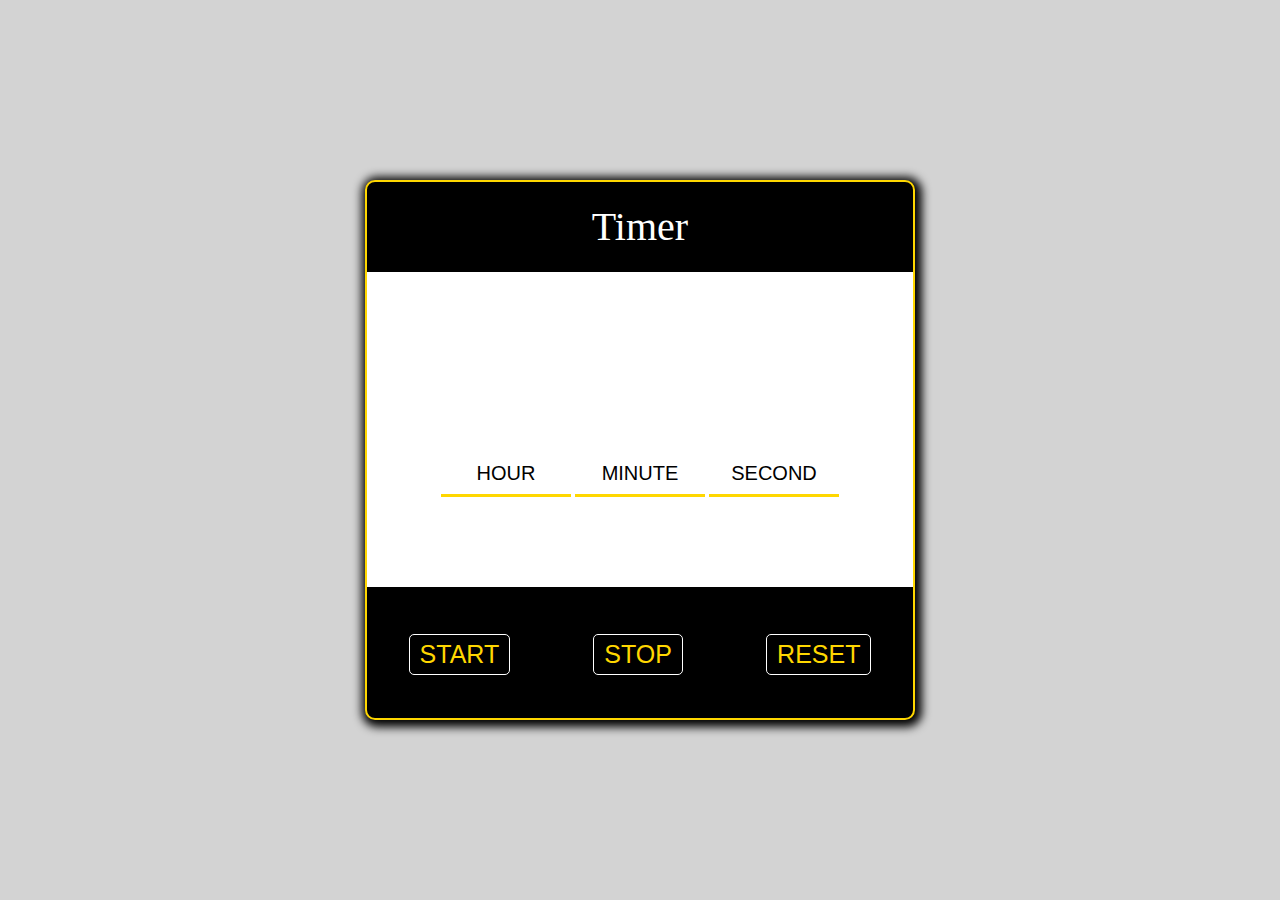
<file: Day3-CountDown/index2.html>
<!DOCTYPE html>
<html lang="en">
<head>
  <meta charset="UTF-8">
  <meta name="viewport" content="width=device-width, initial-scale=1.0">
  <title>카운트 다운</title>
  <link rel="stylesheet" href="style2.css">
</head>
<body>
  <div class="box">
    <div id="disp">Timer</div>
    <form action="#">
      <input type="number" id="hour" placeholder="HOUR" autocomplete="off" value="">
      <input type="number" id="minute" placeholder="MINUTE" autocomplete="off" value="">
      <input type="number" id="second" placeholder="SECOND" autocomplete="off" value="">
    </form>

    <div class="btn">
      <button id="start">START</button>
      <button id="stop">STOP</button>
      <button id="reset">RESET</button>
    </div>
  </div>
  <script src="script2.js"></script>
</body>
</html>
</file>
<file: Day2-MiniClone/style.css>
html,
body {
    padding: 0;
    margin: 0;
    width: 100%;
}

a {
    text-decoration: none;
    color: inherit;
}

ul,
li,
button {
    list-style-type: none;
    padding: 0;
    margin: 0;
    background: none;
    border: none;
}

h1,
h2,
h3,
h4,
h5,
h6 {
    margin: 0;
}

.bf {
    color: rgb(23, 161, 255);
}

.wrap {
    width: 100%;
}

.box-wrap {
    display: flex;
    flex-direction: column;
    justify-content: center;
    align-items: center;
}

.area {
    width: 970px;
    height: 550px;
    margin-bottom: 100px;
}

header {
    margin: 0 10%;
    height: 60px;
    display: flex;
    justify-content: space-between;
    align-items: bottom;
    box-sizing: border-box;
}

header nav {
    width: 75%;
}

header nav ul {
    display: flex;
    flex-direction: row;
    justify-content: space-between;
    align-items: center;
    height: 100%;
    color: gray;
}

header div.menu {
    width: 25%;
}

header div.menu ul {
    display: flex;
    flex-direction: row;
    justify-content: space-between;
    align-items: center;
    height: 100%;
    width: 100%;
    font-weight: bold;
}

.container {
    border-top: 1px solid lightgray;
    height: 3000px;
}

.container .banner {
    display: flex;
    flex-direction: row;
    justify-content: center;
}

.container .banner .banner_bx {
    width: 600px;
    height: 400px;
    margin: 50px 14px;
    border-radius: 10px;
    background-color: black;
    font-size: 30px;
    color: white;
    font-weight: bold;
}

.container .banner .banner_bx div {
    margin-left: 30px;
    width: 100%;
    height: 100%;
}

.container .banner .banner_bx div p:nth-child(2) {
    font-size: 22px;
}

.container .banner .banner_bx div p:nth-child(3) {
    margin-top: 180px;
    font-size: 16px;
}

.container .banner .banner_bx.b2 div p:nth-child(3) {
    margin-top: 240px;
}

.container .banner .banner_bx:nth-child(2n) {
    width: 340px;
    background-color: lightcoral;
}

.area .text-area {
    display: flex;
    flex-direction: row;
    justify-content: space-between;
}

.area .text-area p,
a {
    margin-top: 10px;
}

.container .company .area .box-gr {
    width: 100%;
    height: 100%;
    display: flex;
    flex-direction: row;
    justify-content: space-between;
    flex-wrap: wrap;
}

.container .company .area .box-gr .box-area {
    width: 230px;
    height: 250px;
    display: flex;
    flex-direction: column;
    border-radius: 8px;
    background-color: white;
    margin-bottom: 20px;
    box-shadow: -2px 4px 3px 1px rgba(127, 127, 127, 0.2);
}

.container .company .area .box-gr .box-area .box-img {
    width: 100%;
    height: 60%;
    background-color: black;
    border-radius: 8px;
}

.container .company .area .box-gr .box-area .box-header {
    width: 100%;
    height: 40%;
    display: flex;
    flex-direction: column;
}

.container .company .area .box-gr .box-area .box-header .box-category {
    display: flex;
    flex-direction: row;
    align-items: center;
    height: 30%;
    margin: 10px;
    margin-bottom: 0;
}

.container .company .area .box-gr .box-area .box-header .box-category div {
    background-color: black;
    color: white;
    border-radius: 20px;
    margin-right: 10px;
    padding: 4px 10px;
    font-size: 12px;
    display: flex;
    align-items: center;
    font-weight: bold;
}

.container .company .area .box-gr .box-area .box-header .box-category p {
    margin: 0;
    font-size: 12px;
    color: gray;
}

.container .company .area .box-gr .box-area .box-header .box-name {
    height: 70%;
    display: flex;
    align-items: center;
    margin: 0 10px;
}

.container .company .area .box-gr .box-area .box-header .box-name p {
    margin: 0;
    overflow: hidden;
    word-break: break-word;
    text-overflow: ellipsis;
    display: -webkit-box;
    -webkit-line-clamp: 2;
    -webkit-box-orient: vertical;
    font-weight: bold;
    font-size: 14px;
}

.container .banner_new {
    width: 100%;
    height: 300px;
    box-sizing: border-box;
    margin-bottom: 50px;
}

.container .banner_new .banner_new-wrap {
    width: 100%;
    height: 200px;
    background-color: rgb(235, 235, 235);
    position: relative;
    display: flex;
    justify-content: center;
}

.container .banner_new .banner_new-wrap .area {
    display: flex;
    flex-direction: row;
}

.container .banner_new .banner_new-wrap .banner_new-box {
    width: 320px;
    height: 250px;
    border-radius: 1vw;
    background-color: black;
    /* position: absolute; */
    color: white;
    margin-top: 1vw;
}

.container .banner_new .banner_new-wrap .banner_new-box .banner_new-box-text {
    display: flex;
    flex-direction: column;
    font-size: 24px;
    font-weight: bold;
    justify-content: flex-start;
    height: 100%;
}

.container .banner_new .banner_new-wrap .banner_new-box .banner_new-box-text-header {
    display: flex;
    margin-top: 1.4vw;
}

.container .banner_new .banner_new-wrap .banner_new-box .banner_new-box-text-header .banner_new-category1 {
    width: 30%;
    height: 24px;
    border-radius: 0 30px 30px 0;
    background-color: rgb(252, 237, 167);
    color: black;
    font-weight: bold;
}

.banner_new-nav {
    width: 70%;
    height: 24px;
    display: flex;
    justify-content: flex-end;
    align-items: center;
}

.banner_new-nav button {
    margin-right: 1.4vw;
    color: white;
}

.container .banner_new .banner_new-wrap .banner_new-box .banner_new-box-text p {
    margin-left: 10px;
}

.container .banner_new .banner_new-wrap .banner_new-category-wrap {
    display: flex;
    flex-direction: column;
}

.container .banner_new .banner_new-wrap .banner_new-category {
    width: 120px;
    height: 34px;
    border-radius: 0 30px 30px 0;
    background-color: rgb(23, 161, 255);
    /* position: absolute; */
    color: white;
    font-weight: bold;
    /* left: 320px;
    top: 10%; */
    margin-top: 2vw;
}

.container .banner_new .banner_new-wrap .banner_new-box-icon {
    display: flex;
    align-items: center;
    justify-content: center;
    height: 100%;
    font-size: 14px;
}

.container .banner_new .banner_new-wrap .banner_new-category-info {
    width: 500px;
    height: 50px;
    /* position: absolute; */
    color: black;
    font-weight: bold;
    font-size: 20px;
    /* left: 400px;
    top: 50%; */
    margin-top: 1vw;
    margin-left: 1vw;
}

.container .banner_new .banner_new-wrap .banner_new-category-info p {
    margin-top: 0;
}

.container .banner_new .banner_new-wrap .banner_new-category-info p:nth-child(1) {
    color: gray;
    font-weight: normal;
    font-size: 16px;
    margin-bottom: 6px;
}

.container .hire .area .box-gr {
    width: 100%;
    height: 100%;
    display: flex;
    flex-direction: row;
    justify-content: space-between;
    flex-wrap: wrap;
}

.container .hire .area .box-gr .box-area {
    width: 470px;
    height: 130px;
    display: flex;
    flex-direction: row;
    border-radius: 4px;
    background-color: white;
    margin-bottom: 20px;
    box-shadow: -2px 4px 6px 1px rgba(127, 127, 127, 0.2);
    margin-top: 10px;
}

.container .hire .area .box-gr .box-area .box-img {
    width: 30%;
    display: flex;
    justify-content: center;
    align-items: center;
}

.container .hire .area .box-gr .box-area .box-img div {
    background-color: black;
    width: 50%;
    height: 50%;
}

.container .hire .area .box-gr .box-area .box-header {
    height: 100%;
    width: 70%;
    display: flex;
    flex-direction: column;
    justify-content: center;
    position: relative;
}

.container .hire .area .box-gr .box-area .box-header .box-header-info {
    display: flex;
    flex-direction: column;
    justify-content: space-around;
    margin: 20px 0;
    height: 100%;
    font-size: 12px;
}

.container .hire .area .box-gr .box-area .box-header .box-header-info p {
    margin: 0;
    font-weight: bold;
}

.container .hire .area .box-gr .box-area .box-header .box-header-info p:nth-child(1) {
    color: gray;
    font-weight: normal;
}

.container .hire .area .box-gr .box-area .box-header .box-header-info p:nth-child(2) {
    font-size: 16px;
}

.container .hire .area .box-gr .box-area .box-header .box-header-info span {
    margin-top: 10px;
    background-color: rgb(220, 241, 255);
    width: fit-content;
    color: rgb(23, 161, 255);
}

.container .hire .area .box-gr .box-area .box-header .heart-box {
    position: absolute;
    top: 8px;
    right: 8px;
    background-color: rgb(228, 228, 228);
    width: 30px;
    height: 30px;
    border-radius: 3px;
    color: rgb(240, 240, 240);
    display: flex;
    align-items: center;
    justify-content: center;
}

.container .ad-banner {
    margin-top: 100px;
}

.container .ad-banner .area {
    height: 140px;
}

.container .ad-banner .ad-box {
    background-color: black;
    width: 100%;
    height: 100%;
    display: flex;
    flex-direction: row;
    justify-content: space-around;
    align-items: center;
    color: white;
    border-radius: 10px;
}

.container .ad-banner .ad-box p {
    font-size: 24px;
}

.container .ad-banner .ad-box div {
    background-color: rgb(240, 240, 240, 0.2);
    padding: 16px 20px;
    border-radius: 20px;
    font-weight: bold;
    font-size: 14px;
}

.container .m-class .area {
    height: 400px;
}

.container .m-class .area .box-gr {
    width: 100%;
    height: 100%;
    display: flex;
    flex-direction: row;
    justify-content: space-between;
    flex-wrap: wrap;
}

.container .m-class .area .box-gr .box-area {
    width: 220px;
    height: 300px;
    display: flex;
    flex-direction: column;
    border-radius: 4px;
    background-color: white;
    margin-bottom: 20px;
    box-shadow: -2px 4px 6px 1px rgba(127, 127, 127, 0.2);
    margin-top: 10px;
}

.container .m-class .area .box-gr .box-area .box-img {
    background-color: black;
    width: 100%;
    height: 40%;
}

.container .m-class .area .box-gr .box-area .box-fee {
    background-color: rgb(34, 34, 34);
    width: 100%;
    height: 10%;
    display: flex;
    align-items: center;
}
.container .m-class .area .box-gr .box-area .box-fee p {
    color: white;
    margin: 0;
    margin-left: 10px;
    font-size: 14px;
    font-weight: bold;
}
.container .m-class .area .box-gr .box-area .box-header {
    width: 100%;
    height: 50%;
    display: flex;
    align-items: center;
    justify-content: center;
}

.container .m-class .area .box-gr .box-area .box-header .box-header-info {
    margin: 0 14px;
    display: flex;
    flex-direction: column;
    height: 84%;
    justify-content: space-around;
}

.container .m-class .area .box-gr .box-area .box-header .box-header-info p {
    margin: 0;
    font-size: 12px;
    color: grey;
}

.container .m-class .area .box-gr .box-area .box-header .box-header-info p:nth-child(2) {
    font-size: 14px;
    font-weight: bold;
    color: black;
}

.container .m-class .area .box-gr .box-area .box-header .box-header-info p:nth-child(4) {
    color: green;
}

.container .m-class .area .box-gr .box-area .box-header .box-header-info div {
    display: flex;
    width: 100%;
    flex-direction: row;
    justify-content: space-between;
    align-items: center;
}

.container .m-class .area .box-gr .box-area .box-header .box-header-info div p:nth-child(1) {
    color: green;
    font-weight: bold;
}

.container .m-class .area .box-gr .box-area .box-header .box-header-info div p:nth-child(2) {
    color: gray;
    font-weight: bold;
    font-size: 12px;
}

.container .happyfolio .area {
    height: 400px;
}

.container .happyfolio .area .box-gr {
    width: 100%;
    height: 100%;
    display: flex;
    flex-direction: row;
    justify-content: space-between;
    flex-wrap: wrap;
}

.container .happyfolio .area .box-gr .box-area {
    width: 220px;
    height: 300px;
    display: flex;
    flex-direction: column;
    border-radius: 4px;
    background-color: white;
    margin-bottom: 20px;
    box-shadow: -2px 4px 6px 1px rgba(127, 127, 127, 0.2);
    margin-top: 10px;
}

.container .happyfolio .area .box-gr .box-area .box-img {
    background-color: black;
    width: 100%;
    height: 60%;
    position: relative;
}

.container .happyfolio .area .box-gr .box-area .box-img .heart-box {
    position: absolute;
    top: 8px;
    right: 8px;
    background-color: rgb(68, 68, 68);
    width: 30px;
    height: 30px;
    border-radius: 3px;
    color: rgb(240, 240, 240);
    display: flex;
    align-items: center;
    justify-content: center;
}

.container .happyfolio .area .box-gr .box-area .box-header {
    height: 40%;
    display: flex;
    align-items: center;
    justify-content: center;
    margin: 10px 14px;
}

.container .happyfolio .area .box-gr .box-area .box-header .box-header-info {
    display: flex;
    flex-direction: column;
    height: 100%;
    justify-content: space-between;
}

.container .happyfolio .area .box-gr .box-area .box-header .box-header-info p {
    margin: 0;
}

.container .happyfolio .area .box-gr .box-area .box-header .box-header-info div {
    display: flex;
    flex-direction: row;
}

.container .happyfolio .area .box-gr .box-area .box-header .box-header-info span {
    background-color: rgb(232, 232, 232);
    display: inline;
    font-size: 12px;
    padding: 6px;
    border-radius: 4px;
    color: gray;
}

.container .happyfolio .area .box-gr .box-area .box-header .box-header-info p {
    font-weight: bold;
    font-size: 14px;
}

.container .happyfolio .area .box-gr .box-area .box-header .box-header-info .user-info p {
    font-size: 12px;
    color: gray;
}

.container .happyfolio .area .box-gr .box-area .box-header .box-header-info .user-info div {
    background-color: black;
    width: 20px;
    height: 20px;
    border-radius: 30px;
    margin-right: 6px;
}

.container .happyfolio .area .box-gr .box-area .box-header .box-header-info .price {
    justify-content: flex-end;
}

footer {
    border-top: 1px solid lightgray;
    width: 100%;
    height: 200px;
}

.container footer .area {
    height: 200px;
    margin: 0;
}

.container footer .area .footer-box {
    margin-top: 30px;
    width: 100%;
    height: 100%;
    display: flex;
    flex-direction: column;
    justify-content: space-between;
}

.container footer .area .footer-box div,
ul {
    display: flex;
    flex-direction: row;
}

.container footer .area .footer-box .footer-nav,
ul {
    justify-content: space-between;
}

.container footer .area .footer-box .footer-nav .logo-box,
ul {
    width: 60%;
}

.fb {
    font-weight: bold;
    width: 100px;
    color: black;
}

.fg {
    font-size: 12px;
    color: darkgray;
}

.contact {
    align-items: center;
}

.term {
    border-top: 1px solid lightgray;
    font-size: 12px;
    color: gray;
}
</file>
<file: Day3-CountDown/style.css>
* {
  margin: 0;
  padding: 0;
  box-sizing: border-box;
}

body {
  height: 100vh;
  width: 100%;
  background: lightgray;
  display: flex;
  justify-content: center;
  align-items: center;
}

.box {
  height: 60vh;
  width: 550px;
  background-color: black;
  border: 2px solid gold;
  border-radius: 10px;
  box-shadow: 2px 2px 10px 5px black;
  overflow: hidden;
}

.box #disp {
  height: 10vh;
  width: 100%;
  color: white;
  text-align: center;
  font-size: 40px;
  line-height: 10vh;
}

.box form {
  height: 35vh;
  width: 100%;
  background-color: #fff;
  line-height: 45vh;
  text-align: center;
}

.box form input {
  width: 130px;
  border: none;
  outline: none;
  border-bottom: 3px solid gold;
  color: gold;
  background-color: transparent;
  font-size: 60px;
  text-align: center;
}

.box form input::placeholder {
  font-size: 20px;
  color: black;
  font-size: 700;
}

input::-webkit-outer-spin-button,
input::-webkit-inner-spin-button {
  -webkit-appearance: none;
  margin: 0;
}

.box .btn {
  height: 15vh;
  width: 100%;
  display: flex;
  justify-content: space-around;
  align-items: center;
}

.box .btn button {
  padding: 5px 10px;
  font-size: 25px;
  background-color: black;
  color: gold;
  border: 1px solid white;
  border-radius: 5px;
  cursor: pointer;
  transition: 0.5s;
}

.box .btn button:hover {
  background-color: gold;
  color: black;
}
</file>
<file: Day2-MiniClone/day1_style.css>
html,
body {
    padding: 0;
    margin: 0;
    width: 100%;
}

a {
    text-decoration: none;
    color: inherit;
}

ul,
li,
button {
    list-style-type: none;
    padding: 0;
    margin: 0;
    background: none;
    border: none;
}

h1,
h2,
h3,
h4,
h5,
h6 {
    margin: 0;
}

.bf {
    color: rgb(23, 161, 255);
}

.wrap {
    width: 100%;
}

.box-wrap {
    display: flex;
    flex-direction: column;
    justify-content: center;
    align-items: center;
}

.area {
    width: 970px;
    height: 550px;
    margin-bottom: 100px;
}

header {
    margin: 0 10%;
    height: 60px;
    display: flex;
    justify-content: space-between;
    align-items: bottom;
    box-sizing: border-box;
}

header nav {
    width: 75%;
}

header nav ul {
    display: flex;
    flex-direction: row;
    justify-content: space-between;
    align-items: center;
    height: 100%;
    color: gray;
}

header div.menu {
    width: 25%;
}

header div.menu ul {
    display: flex;
    flex-direction: row;
    justify-content: space-between;
    align-items: center;
    height: 100%;
    width: 100%;
    font-weight: bold;
}

.container {
    border-top: 1px solid lightgray;
    height: 3000px;
}

.container .banner {
    display: flex;
    flex-direction: row;
    justify-content: center;
}

.container .banner .banner_bx {
    width: 600px;
    height: 400px;
    margin: 50px 14px;
    border-radius: 10px;
    background-color: black;
    font-size: 30px;
    color: white;
    font-weight: bold;
}

.container .banner .banner_bx div {
    margin-left: 30px;
    width: 100%;
    height: 100%;
}

.container .banner .banner_bx div p:nth-child(2) {
    font-size: 22px;
}

.container .banner .banner_bx div p:nth-child(3) {
    margin-top: 180px;
    font-size: 16px;
}

.container .banner .banner_bx.b2 div p:nth-child(3) {
    margin-top: 240px;
}

.container .banner .banner_bx:nth-child(2n) {
    width: 340px;
    background-color: lightcoral;
}

.area .text-area {
    display: flex;
    flex-direction: row;
    justify-content: space-between;
}

.area .text-area p,
a {
    margin-top: 10px;
}

.container .company .area .box-gr {
    width: 100%;
    height: 100%;
    display: flex;
    flex-direction: row;
    justify-content: space-between;
    flex-wrap: wrap;
}

.container .company .area .box-gr .box-area {
    width: 230px;
    height: 250px;
    display: flex;
    flex-direction: column;
    border-radius: 8px;
    background-color: white;
    margin-bottom: 20px;
    box-shadow: -2px 4px 3px 1px rgba(127, 127, 127, 0.2);
}

.container .company .area .box-gr .box-area .box-img {
    width: 100%;
    height: 60%;
    background-color: black;
    border-radius: 8px;
}

.container .company .area .box-gr .box-area .box-header {
    width: 100%;
    height: 40%;
    display: flex;
    flex-direction: column;
}

.container .company .area .box-gr .box-area .box-header .box-category {
    display: flex;
    flex-direction: row;
    align-items: center;
    height: 30%;
    margin: 10px;
    margin-bottom: 0;
}

.container .company .area .box-gr .box-area .box-header .box-category div {
    background-color: black;
    color: white;
    border-radius: 20px;
    margin-right: 10px;
    padding: 4px 10px;
    font-size: 12px;
    display: flex;
    align-items: center;
    font-weight: bold;
}

.container .company .area .box-gr .box-area .box-header .box-category p {
    margin: 0;
    font-size: 12px;
    color: gray;
}

.container .company .area .box-gr .box-area .box-header .box-name {
    height: 70%;
    display: flex;
    align-items: center;
    margin: 0 10px;
}

.container .company .area .box-gr .box-area .box-header .box-name p {
    margin: 0;
    overflow: hidden;
    word-break: break-word;
    text-overflow: ellipsis;
    display: -webkit-box;
    -webkit-line-clamp: 2;
    -webkit-box-orient: vertical;
    font-weight: bold;
    font-size: 14px;
}

.container .banner_new {
    width: 100%;
    height: 300px;
    box-sizing: border-box;
    margin-bottom: 50px;
}

.container .banner_new .banner_new-wrap {
    width: 100%;
    height: 200px;
    background-color: rgb(235, 235, 235);
    position: relative;
    display: flex;
    justify-content: center;
}

.container .banner_new .banner_new-wrap .area {
    display: flex;
    flex-direction: row;
}

.container .banner_new .banner_new-wrap .banner_new-box {
    width: 320px;
    height: 250px;
    border-radius: 1vw;
    background-color: black;
    /* position: absolute; */
    color: white;
    margin-top: 1vw;
}

.container .banner_new .banner_new-wrap .banner_new-box .banner_new-box-text {
    display: flex;
    flex-direction: column;
    font-size: 24px;
    font-weight: bold;
    justify-content: flex-start;
    height: 100%;
}

.container .banner_new .banner_new-wrap .banner_new-box .banner_new-box-text-header {
    display: flex;
    margin-top: 1.4vw;
}

.container .banner_new .banner_new-wrap .banner_new-box .banner_new-box-text-header .banner_new-category1 {
    width: 30%;
    height: 24px;
    border-radius: 0 30px 30px 0;
    background-color: rgb(252, 237, 167);
    color: black;
    font-weight: bold;
}

.banner_new-nav {
    width: 70%;
    height: 24px;
    display: flex;
    justify-content: flex-end;
    align-items: center;
}

.banner_new-nav button {
    margin-right: 1.4vw;
    color: white;
}

.container .banner_new .banner_new-wrap .banner_new-box .banner_new-box-text p {
    margin-left: 10px;
}

.container .banner_new .banner_new-wrap .banner_new-category-wrap {
    display: flex;
    flex-direction: column;
}

.container .banner_new .banner_new-wrap .banner_new-category {
    width: 120px;
    height: 34px;
    border-radius: 0 30px 30px 0;
    background-color: rgb(23, 161, 255);
    /* position: absolute; */
    color: white;
    font-weight: bold;
    /* left: 320px;
    top: 10%; */
    margin-top: 2vw;
}

.container .banner_new .banner_new-wrap .banner_new-box-icon {
    display: flex;
    align-items: center;
    justify-content: center;
    height: 100%;
    font-size: 14px;
}

.container .banner_new .banner_new-wrap .banner_new-category-info {
    width: 500px;
    height: 50px;
    /* position: absolute; */
    color: black;
    font-weight: bold;
    font-size: 20px;
    /* left: 400px;
    top: 50%; */
    margin-top: 1vw;
    margin-left: 1vw;
}

.container .banner_new .banner_new-wrap .banner_new-category-info p {
    margin-top: 0;
}

.container .banner_new .banner_new-wrap .banner_new-category-info p:nth-child(1) {
    color: gray;
    font-weight: normal;
    font-size: 16px;
    margin-bottom: 6px;
}

.container .hire .area .box-gr {
    width: 100%;
    height: 100%;
    display: flex;
    flex-direction: row;
    justify-content: space-between;
    flex-wrap: wrap;
}

.container .hire .area .box-gr .box-area {
    width: 470px;
    height: 130px;
    display: flex;
    flex-direction: row;
    border-radius: 4px;
    background-color: white;
    margin-bottom: 20px;
    box-shadow: -2px 4px 6px 1px rgba(127, 127, 127, 0.2);
    margin-top: 10px;
}

.container .hire .area .box-gr .box-area .box-img {
    width: 30%;
    display: flex;
    justify-content: center;
    align-items: center;
}

.container .hire .area .box-gr .box-area .box-img div {
    background-color: black;
    width: 50%;
    height: 50%;
}

.container .hire .area .box-gr .box-area .box-header {
    height: 100%;
    width: 70%;
    display: flex;
    flex-direction: column;
    justify-content: center;
    position: relative;
}

.container .hire .area .box-gr .box-area .box-header .box-header-info {
    display: flex;
    flex-direction: column;
    justify-content: space-around;
    margin: 20px 0;
    height: 100%;
    font-size: 12px;
}

.container .hire .area .box-gr .box-area .box-header .box-header-info p {
    margin: 0;
    font-weight: bold;
}

.container .hire .area .box-gr .box-area .box-header .box-header-info p:nth-child(1) {
    color: gray;
    font-weight: normal;
}

.container .hire .area .box-gr .box-area .box-header .box-header-info p:nth-child(2) {
    font-size: 16px;
}

.container .hire .area .box-gr .box-area .box-header .box-header-info span {
    margin-top: 10px;
    background-color: rgb(220, 241, 255);
    width: fit-content;
    color: rgb(23, 161, 255);
}

.container .hire .area .box-gr .box-area .box-header .heart-box {
    position: absolute;
    top: 8px;
    right: 8px;
    background-color: rgb(228, 228, 228);
    width: 30px;
    height: 30px;
    border-radius: 3px;
    color: rgb(240, 240, 240);
    display: flex;
    align-items: center;
    justify-content: center;
}

.container .ad-banner {
    margin-top: 100px;
}

.container .ad-banner .area {
    height: 140px;
}

.container .ad-banner .ad-box {
    background-color: black;
    width: 100%;
    height: 100%;
    display: flex;
    flex-direction: row;
    justify-content: space-around;
    align-items: center;
    color: white;
    border-radius: 10px;
}

.container .ad-banner .ad-box p {
    font-size: 24px;
}

.container .ad-banner .ad-box div {
    background-color: rgb(240, 240, 240, 0.2);
    padding: 16px 20px;
    border-radius: 20px;
    font-weight: bold;
    font-size: 14px;
}

.container .m-class .area {
    height: 400px;
}

.container .m-class .area .box-gr {
    width: 100%;
    height: 100%;
    display: flex;
    flex-direction: row;
    justify-content: space-between;
    flex-wrap: wrap;
}

.container .m-class .area .box-gr .box-area {
    width: 220px;
    height: 300px;
    display: flex;
    flex-direction: column;
    border-radius: 4px;
    background-color: white;
    margin-bottom: 20px;
    box-shadow: -2px 4px 6px 1px rgba(127, 127, 127, 0.2);
    margin-top: 10px;
}

.container .m-class .area .box-gr .box-area .box-img {
    background-color: black;
    width: 100%;
    height: 40%;
}

.container .m-class .area .box-gr .box-area .box-fee {
    background-color: rgb(34, 34, 34);
    width: 100%;
    height: 10%;
    display: flex;
    align-items: center;
}
.container .m-class .area .box-gr .box-area .box-fee p {
    color: white;
    margin: 0;
    margin-left: 10px;
    font-size: 14px;
    font-weight: bold;
}
.container .m-class .area .box-gr .box-area .box-header {
    width: 100%;
    height: 50%;
    display: flex;
    align-items: center;
    justify-content: center;
}

.container .m-class .area .box-gr .box-area .box-header .box-header-info {
    margin: 0 14px;
    display: flex;
    flex-direction: column;
    height: 84%;
    justify-content: space-around;
}

.container .m-class .area .box-gr .box-area .box-header .box-header-info p {
    margin: 0;
    font-size: 12px;
    color: grey;
}

.container .m-class .area .box-gr .box-area .box-header .box-header-info p:nth-child(2) {
    font-size: 14px;
    font-weight: bold;
    color: black;
}

.container .m-class .area .box-gr .box-area .box-header .box-header-info p:nth-child(4) {
    color: green;
}

.container .m-class .area .box-gr .box-area .box-header .box-header-info div {
    display: flex;
    width: 100%;
    flex-direction: row;
    justify-content: space-between;
    align-items: center;
}

.container .m-class .area .box-gr .box-area .box-header .box-header-info div p:nth-child(1) {
    color: green;
    font-weight: bold;
}

.container .m-class .area .box-gr .box-area .box-header .box-header-info div p:nth-child(2) {
    color: gray;
    font-weight: bold;
    font-size: 12px;
}

.container .happyfolio .area {
    height: 400px;
}

.container .happyfolio .area .box-gr {
    width: 100%;
    height: 100%;
    display: flex;
    flex-direction: row;
    justify-content: space-between;
    flex-wrap: wrap;
}

.container .happyfolio .area .box-gr .box-area {
    width: 220px;
    height: 300px;
    display: flex;
    flex-direction: column;
    border-radius: 4px;
    background-color: white;
    margin-bottom: 20px;
    box-shadow: -2px 4px 6px 1px rgba(127, 127, 127, 0.2);
    margin-top: 10px;
}

.container .happyfolio .area .box-gr .box-area .box-img {
    background-color: black;
    width: 100%;
    height: 60%;
    position: relative;
}

.container .happyfolio .area .box-gr .box-area .box-img .heart-box {
    position: absolute;
    top: 8px;
    right: 8px;
    background-color: rgb(68, 68, 68);
    width: 30px;
    height: 30px;
    border-radius: 3px;
    color: rgb(240, 240, 240);
    display: flex;
    align-items: center;
    justify-content: center;
}

.container .happyfolio .area .box-gr .box-area .box-header {
    height: 40%;
    display: flex;
    align-items: center;
    justify-content: center;
    margin: 10px 14px;
}

.container .happyfolio .area .box-gr .box-area .box-header .box-header-info {
    display: flex;
    flex-direction: column;
    height: 100%;
    justify-content: space-between;
}

.container .happyfolio .area .box-gr .box-area .box-header .box-header-info p {
    margin: 0;
}

.container .happyfolio .area .box-gr .box-area .box-header .box-header-info div {
    display: flex;
    flex-direction: row;
}

.container .happyfolio .area .box-gr .box-area .box-header .box-header-info span {
    background-color: rgb(232, 232, 232);
    display: inline;
    font-size: 12px;
    padding: 6px;
    border-radius: 4px;
    color: gray;
}

.container .happyfolio .area .box-gr .box-area .box-header .box-header-info p {
    font-weight: bold;
    font-size: 14px;
}

.container .happyfolio .area .box-gr .box-area .box-header .box-header-info .user-info p {
    font-size: 12px;
    color: gray;
}

.container .happyfolio .area .box-gr .box-area .box-header .box-header-info .user-info div {
    background-color: black;
    width: 20px;
    height: 20px;
    border-radius: 30px;
    margin-right: 6px;
}

.container .happyfolio .area .box-gr .box-area .box-header .box-header-info .price {
    justify-content: flex-end;
}

footer {
    border-top: 1px solid lightgray;
    width: 100%;
    height: 200px;
}

.container footer .area {
    height: 200px;
    margin: 0;
}

.container footer .area .footer-box {
    margin-top: 30px;
    width: 100%;
    height: 100%;
    display: flex;
    flex-direction: column;
    justify-content: space-between;
}

.container footer .area .footer-box div,
ul {
    display: flex;
    flex-direction: row;
}

.container footer .area .footer-box .footer-nav,
ul {
    justify-content: space-between;
}

.container footer .area .footer-box .footer-nav .logo-box,
ul {
    width: 60%;
}

.fb {
    font-weight: bold;
    width: 100px;
    color: black;
}

.fg {
    font-size: 12px;
    color: darkgray;
}

.contact {
    align-items: center;
}

.term {
    border-top: 1px solid lightgray;
    font-size: 12px;
    color: gray;
}
</file>
<file: Day3-CountDown/style2.css>
* {
  margin: 0;
  padding: 0;
  box-sizing: border-box;
}

body {
  height: 100vh;
  width: 100%;
  background: lightgray;
  display: flex;
  justify-content: center;
  align-items: center;
}

.box {
  height: 60vh;
  width: 550px;
  background-color: black;
  border: 2px solid gold;
  border-radius: 10px;
  box-shadow: 2px 2px 10px 5px black;
  overflow: hidden;
}

.box #disp {
  height: 10vh;
  width: 100%;
  color: white;
  text-align: center;
  font-size: 40px;
  line-height: 10vh;
}

.box form {
  height: 35vh;
  width: 100%;
  background-color: #fff;
  line-height: 45vh;
  text-align: center;
}

.box form input {
  width: 130px;
  border: none;
  outline: none;
  border-bottom: 3px solid gold;
  color: gold;
  background-color: transparent;
  font-size: 60px;
  text-align: center;
}

.box form input::placeholder {
  font-size: 20px;
  color: black;
  font-size: 700;
}

input::-webkit-outer-spin-button,
input::-webkit-inner-spin-button {
  -webkit-appearance: none;
  margin: 0;
}

.box .btn {
  height: 15vh;
  width: 100%;
  display: flex;
  justify-content: space-around;
  align-items: center;
}

.box .btn button {
  padding: 5px 10px;
  font-size: 25px;
  background-color: black;
  color: gold;
  border: 1px solid white;
  border-radius: 5px;
  cursor: pointer;
  transition: 0.5s;
}

.box .btn button:hover {
  background-color: gold;
  color: black;
}
</file>
